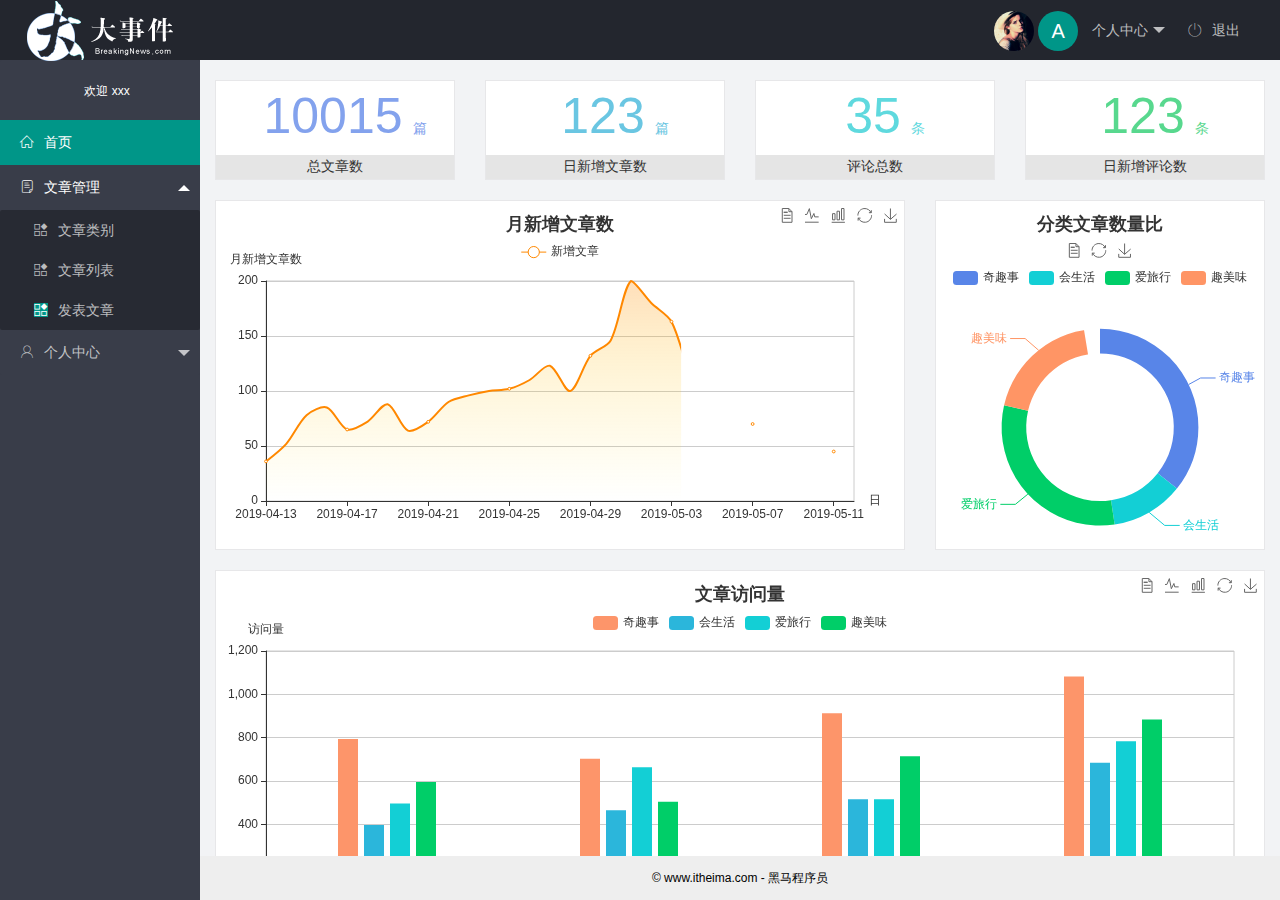
<file: index.html>
<!DOCTYPE html>
<html>

<head>
    <meta charset="utf-8">
    <meta name="viewport" content="width=device-width, initial-scale=1, maximum-scale=1">
    <title>我的大事件项目</title>
    <link rel="stylesheet" href="./assets/fonts/iconfont.css">
    <link rel="stylesheet" href="./assets/lib/layui/css/layui.css">
    <link rel="stylesheet" href="./assets/css/index.css">
</head>

<body class="layui-layout-body">
    <div class="layui-layout layui-layout-admin">
        <div class="layui-header">
            <div class="layui-logo">
                <img src="./assets/images/logo.png" alt="">
            </div>

            <!-- 头部区域（可配合layui已有的水平导航） -->

            <ul class="layui-nav layui-layout-right">
                <li class="layui-nav-item">
                    <a href="javascript:;">
                        <img src="./assets/images/sample.jpg" alt="" class="avatar">
                        <span class="text-avatar ">A</span>
                     <span class="person-center">个人中心</span>
                    </a>
                    <dl class="layui-nav-child">
                        <dd><a target="fm" href="./user/base-info.html">基本资料</a></dd>
                        <dd><a target="fm" href="./user/avatar.html">更换头像</a></dd>
                        <dd><a target="fm" href="./user/modify-password.html">重置密码</a></dd>
                    </dl>
                </li>

                <li class="layui-nav-item">
                  
                    <a id="logout" href="javascript:;">  <span class="iconfont icon-tuichu"></span>退出</a></li>
            </ul>
        </div>

        <div class="layui-side layui-bg-black">
            <div class="layui-side-scroll">
                <!-- 左侧导航区域（可配合layui已有的垂直导航） -->
                <ul class="layui-nav layui-nav-tree lay-shrink='all" lay-filter="test">
                    <li class="user-info">
                        <img src="./assets/images/sample.jpg" alt="" class="avatar" style="display: none;">
                        <span class="text-avatar" style="display: none;">A</span>
                        <span class="nickname" >
                            欢迎 xxx
                        </span>

                    </li>
                    <li class="layui-nav-item layui-nav-itemed layui-this">
                        <a class="" href="javascript:;"> <span class="iconfont icon-home"></span>首页</a>
                    </li>
                    <li class="layui-nav-item layui-nav-itemed">
                        <a class="" href="javascript:;"><span class="iconfont icon-16"></span>文章管理</a>
                        <dl class="layui-nav-child">

                            <dd><a href="./article/category.html" target="fm"><i class="layui-icon layui-icon-app"></i>文章类别</a></dd>
                            <dd><a target="fm" href="./article/list.html"><i class="layui-icon layui-icon-app"></i>文章列表</a></dd>
                            <dd><a target="fm" href="./article/publish.html"><i class="layui-icon layui-icon-app layui-this"></i>发表文章</a></dd>

                        </dl>
                    </li>
                    <li class="layui-nav-item ">
                        <a href="javascript:;"><span class="iconfont icon-user"></span>个人中心</a>
                        <dl class="layui-nav-child">
                            <dd><a target="fm" href="./user/base-info.html"><i class="layui-icon layui-icon-app"></i>基本资料</a></dd>
                            <dd><a target="fm" href="./user/avatar.html"><i class="layui-icon layui-icon-app"></i>更换头像</a></dd>
                            <dd><a target="fm" href="./user/modify-password.html"><i class="layui-icon layui-icon-app "></i>修改密码</a></dd>
                        </dl>
                    </li>
                   
                </ul>       
            </div>
        </div>

        <div class="layui-body">
            <!-- 内容主体区域 -->
           <iframe name="fm" src="./home/dashboard.html" frameborder="0"></iframe>
        </div>

        <div class="layui-footer">
            <!-- 底部固定区域 -->
            © www.itheima.com - 黑马程序员
        </div>
    </div>

   
    <!-- 引入axios.js -->
    <script src="./assets/lib/axios.js"></script>
    <!-- 引入jQuery文件 -->
    <script src="./assets/lib/jquery.js"></script>
    <!-- 引入layui的js文件 -->
    <script src="./assets/lib/layui/layui.all.js"></script>
    <!-- 引入全局apijs文件 -->
    <script src="./assets/js/commonAPI.js"></script>
    <script src="./assets/js/index.js"></script>
</body>

</html>
</file>
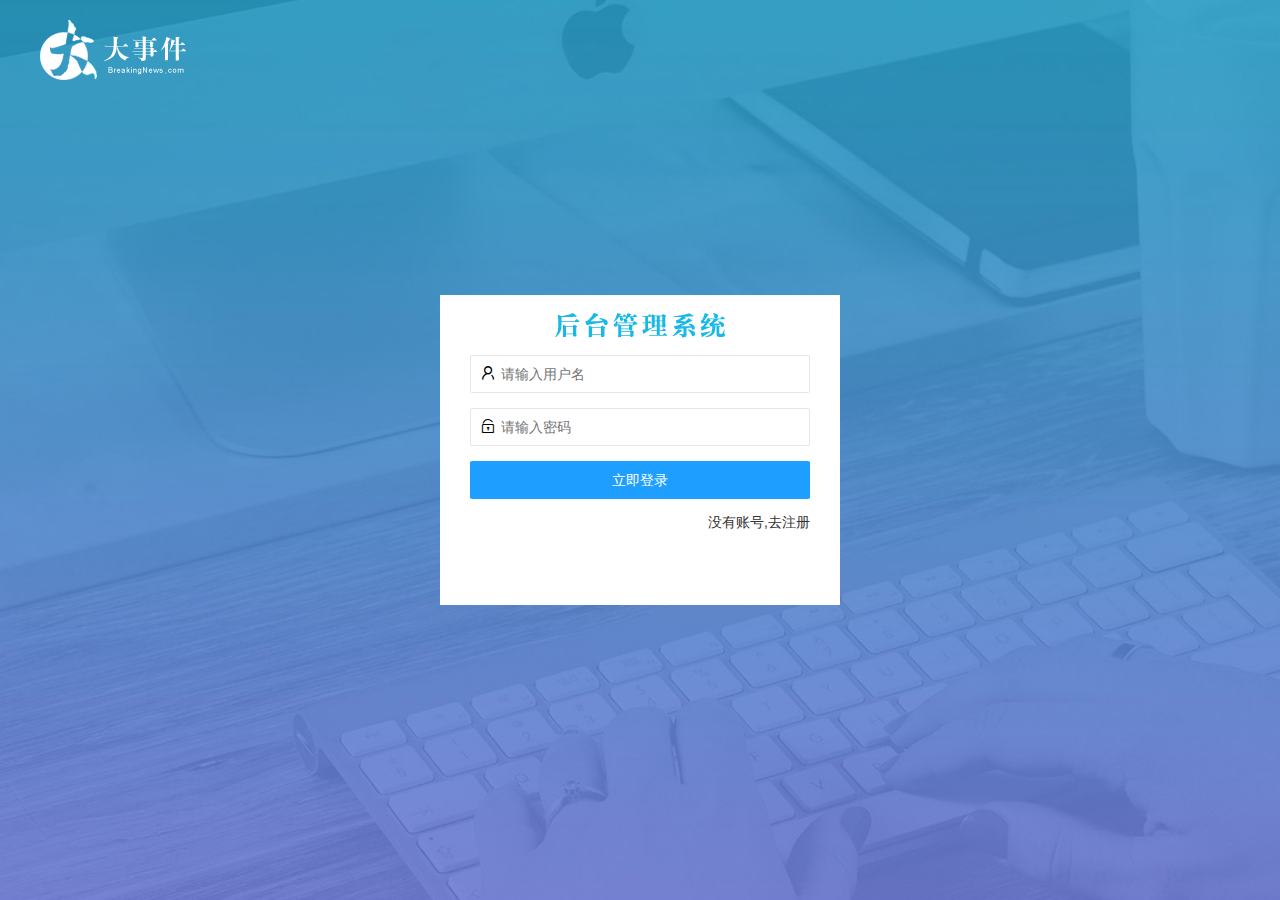
<file: login.html>
<!DOCTYPE html>
<html lang="en">

<head>
    <meta charset="UTF-8">
    <meta name="viewport" content="width=device-width, initial-scale=1.0">
    <title>我的大事件项目</title>
    <link rel="stylesheet" href="./assets/lib/layui/css/layui.css">
    <link rel="stylesheet" href="./assets/css/login.css">
</head>

<body>
    <div class="logo">
        <img src="./assets/images/logo.png" alt="">

    </div>
    <!-- 中间表单区域 -->
    <div class="content">
        <!-- 表单标题 -->
        <div class="title">
            <img src="./assets/images/login_title.png" alt="">
        </div>
        <!-- 表单主题 -->
        <!-- 注册页面 -->

        <form class="layui-form reg-form" action="" style="display: none;">
            <div class="layui-form-item">
                <i class="layui-icon layui-icon-username"></i>
                <input type="text" name="username" required lay-verify="required" placeholder="请输入用户名"
                    autocomplete="off" class="layui-input">

            </div>
            <div class="layui-form-item ">
                <i class="layui-icon layui-icon-password"></i>
                <input id="pass" type="password" name="password" required lay-verify="required|pass" placeholder="请输入密码"
                    autocomplete="off" class="layui-input">

            </div>
            <div class="layui-form-item">
                <i class="layui-icon layui-icon-password"></i>
                <input type="password" required lay-verify="required|pass|samePass" placeholder="请确认密码"
                    autocomplete="off" class="layui-input">

            </div>
            <div class="layui-form-item">

                <button class="layui-btn layui-btn-fluid layui-btn layui-btn-normal" lay-submit>立即提交</button>
            </div>

            <div class=" links">
                <a href="javascript:;">去登录</a>
            </div>
        </form>


        <!-- 登录页面 -->

        <form class="layui-form login-form " action="">
            <div class="layui-form-item">
                <i class="layui-icon layui-icon-username"></i>
                <input type="text" name="username" required lay-verify="required" placeholder="请输入用户名" autocomplete="off"
                    class="layui-input">

            </div>
            <div class="layui-form-item login-reg">
                <i class="layui-icon layui-icon-password"></i>
                <input type="password" name="password" required lay-verify="required|pass" placeholder="请输入密码"
                    autocomplete="off" class="layui-input">

            </div>

            <div class="layui-form-item">

                <button class="layui-btn layui-btn-fluid layui-btn layui-btn-normal" lay-submit>立即登录</button>
            </div>

            <div class=" links">
                <a href="javascript:;">没有账号,去注册</a>
            </div>
        </form>



    </div>
    <!-- 引入axios.js -->
    <script src="./assets/lib/axios.js"></script>
    <!-- 引入jQuery文件 -->
    <script src="./assets/lib/jquery.js"></script>
    <!-- 引入layui的js文件 -->
    <script src="./assets/lib/layui/layui.all.js"></script>
    <!-- 引入全局apijs文件 -->
    <script src="./assets/js/commonAPI.js"></script>
    <!-- 引入自己的js文件 -->
    <script src="./assets/js/login.js"></script>
    <script>

    </script>
</body>

</html>
</file>
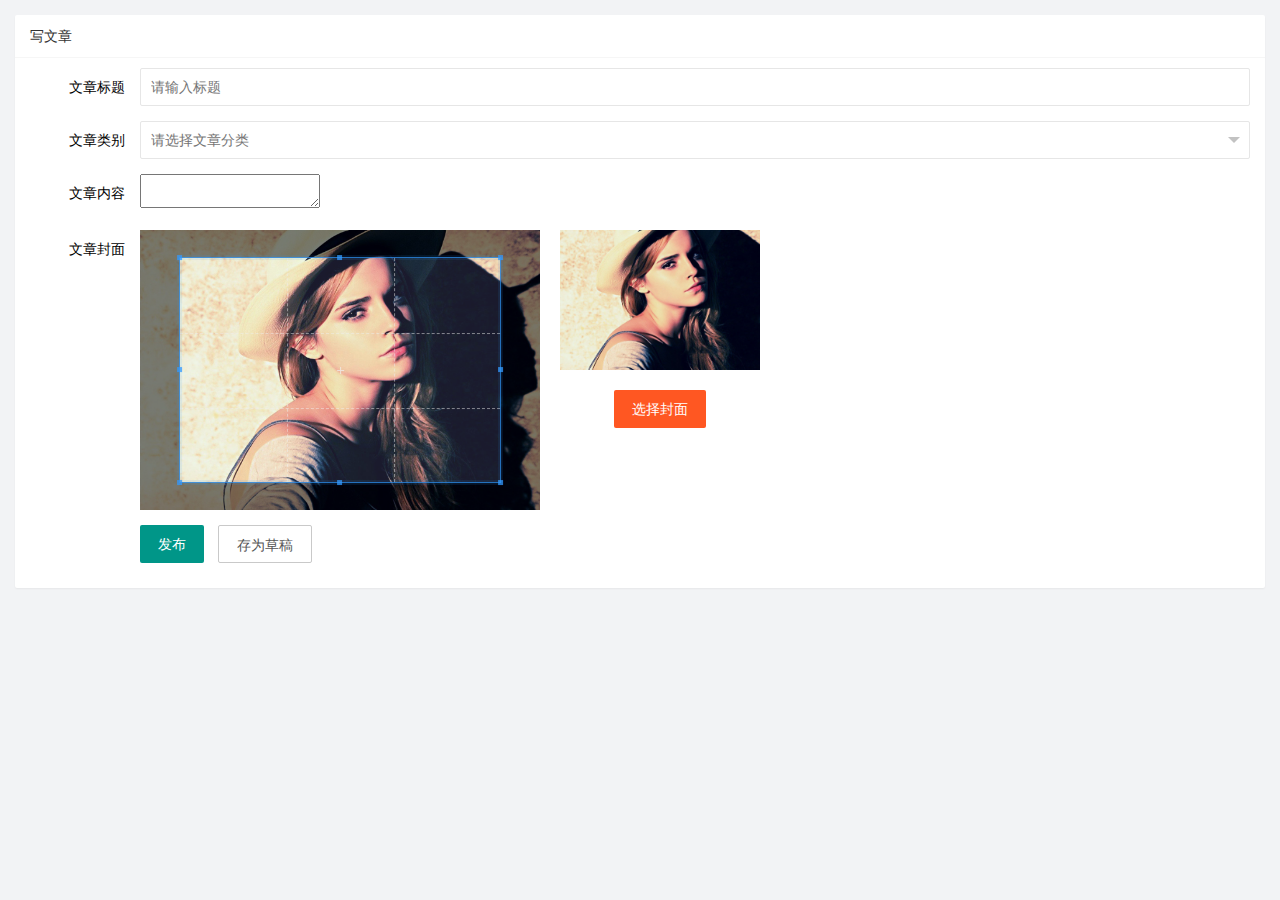
<file: article/edit.html>
<!DOCTYPE html>
<html lang="en">

<head>
    <meta charset="UTF-8">
    <meta name="viewport" content="width=device-width, initial-scale=1.0">
    <title>我的大事件项目</title>
    <link rel="stylesheet" href="../assets/lib/cropper/cropper.css">
    <link rel="stylesheet" href="../assets/fonts/iconfont.css">
    <link rel="stylesheet" href="../assets/lib/layui/css/layui.css">
    <link rel="stylesheet" href="../assets/css/article.css">
</head>

<body>
    <div class="layui-card">
        <div class="layui-card-header">写文章</div>
        <div class="layui-card-body">
            <form class="layui-form publish-form" lay-filter="edit-form" action="">
                <!-- 文章标题 -->
                <div class="layui-form-item">
                    <label class="layui-form-label">文章标题</label>
                    <div class="layui-input-block">
                        <input type="text" name="title" required lay-verify="required" placeholder="请输入标题"
                            autocomplete="off" class="layui-input">
                    </div>
                </div>
                <!-- 文章类别 -->
                <div class="layui-form-item">
                    <label class="layui-form-label">文章类别</label>
                    <div class="layui-input-block">
                        <!-- select下拉选择框的值就是option的value值 -->
                        <select id="cate-sel" name="cate_id" lay-verify="required">
                            <option value="">请选择文章分类</option>
                            <!-- <option value="0">北京</option>
                        <option value="1">上海</option>
                        <option value="2">广州</option>
                        <option value="3">深圳</option>
                        <option value="4">杭州</option> -->
                        </select>
                    </div>
                </div>
                <div class="layui-form-item">
                    <label class="layui-form-label">文章内容</label>
                    <div class="layui-input-block">
                        <!-- 预留一个文本域 -->
                        <textarea name="content">

                      </textarea>
                    </div>
                </div>
                <div class="layui-form-item">
                    <!-- 左侧的 label -->
                    <label class="layui-form-label">文章封面</label>
                    <!-- 选择封面区域 -->
                    <div class="layui-input-block cover-box">
                        <!-- 左侧裁剪区域 -->
                        <div class="cover-left">
                            <img id="image" src="/assets/images/sample2.jpg" alt="" />
                        </div>
                        <!-- 右侧预览区域和选择封面区域 -->
                        <div class="cover-right">
                            <!-- 预览的区域 -->
                            <div class="img-preview"></div>
                            <!-- 文件选择框 -->
                            <input type="file" name="" accept="image/jpg,image/png,image/gif,image/jpeg" id="file" style="display: none;">
                            <!-- 选择封面按钮 -->
                            <button id="choose-btn" type="button" class="layui-btn layui-btn-danger">选择封面</button>
                        </div>
                    </div>
                </div>
                <!-- 提交按钮 -->
                <div class="layui-form-item">
                    <div class="layui-input-block last-row">
                        <button  data-state="已发布" class="layui-btn" lay-submit lay-filter="formDemo">发布</button>
                        <button data-state="草稿" lay-submit class="layui-btn layui-btn-primary">存为草稿</button>
                    </div>
                </div>
            </form>
        </div>
    </div>
    <!-- 引入tinymce插件 -->
    <script src="../assets/lib/tinymce/tinymce_setup.js"></script>
    <script src="../assets/lib/tinymce/tinymce.min.js"></script>
    <!-- ......... -->
    <script src="../assets/lib/jquery.js"></script>
    <!-- 引入裁剪图片的文件 -->
    <script src="../assets/lib/cropper/Cropper.js"></script>
    <script src="../assets/lib/cropper/jquery-cropper.js"></script>
    <script src="../assets/lib/layui/layui.all.js"></script>
    <script src="../assets/lib/axios.js"></script>
    <script src="../assets/js/commonAPI.js"></script>
    <!-- 引入自己的js文件 -->
    <script src="../assets/js/article/edit.js"></script>
    <script src="../assets/lib/tinymce/jquery.tinymce.min.js"></script>
</body>

</html>
</file>
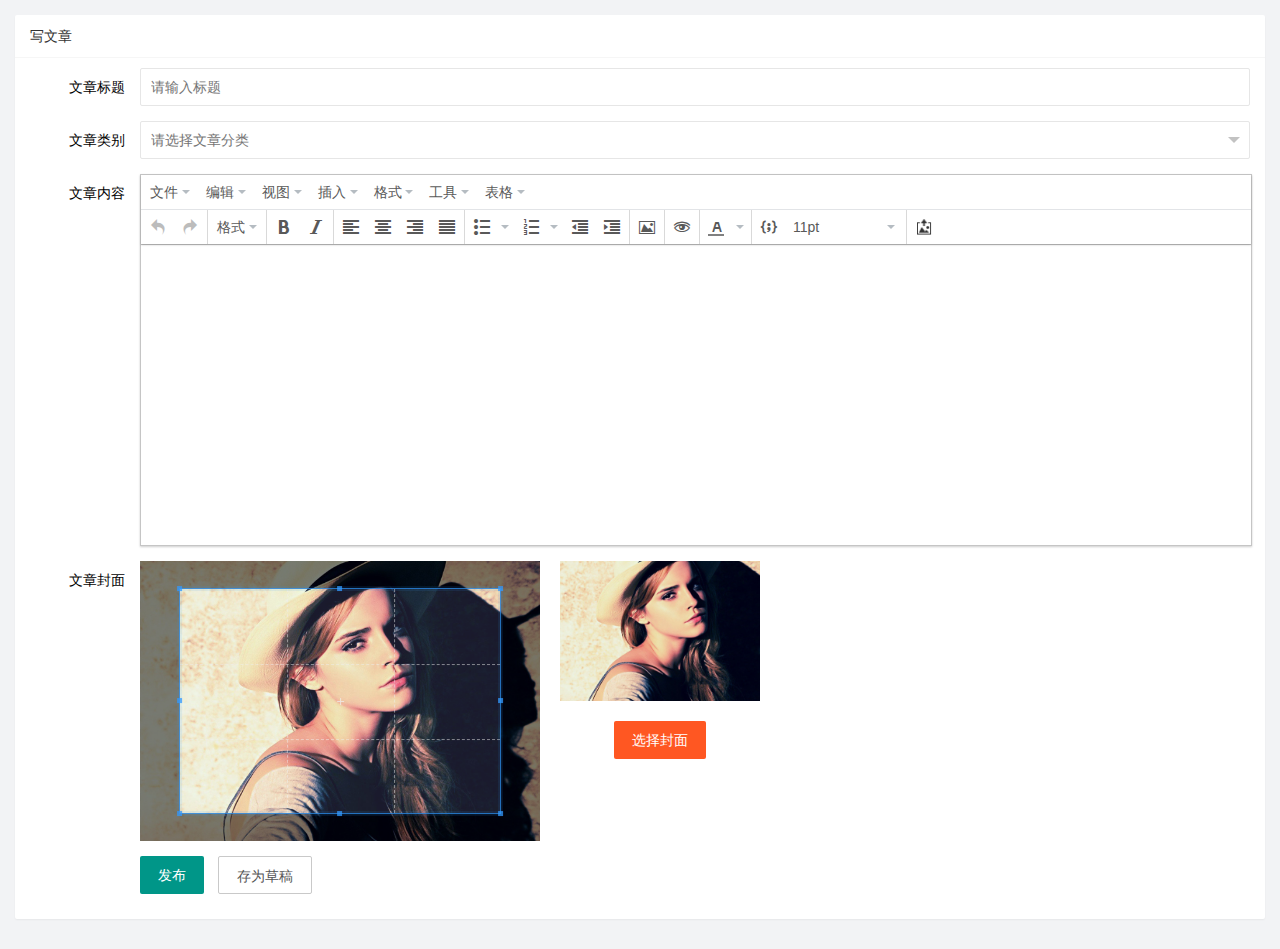
<file: article/publish.html>
<!DOCTYPE html>
<html lang="en">

<head>
    <meta charset="UTF-8">
    <meta name="viewport" content="width=device-width, initial-scale=1.0">
    <title>我的大事件项目</title>
    <link rel="stylesheet" href="../assets/lib/cropper/cropper.css">
    <link rel="stylesheet" href="../assets/fonts/iconfont.css">
    <link rel="stylesheet" href="../assets/lib/layui/css/layui.css">
    <link rel="stylesheet" href="../assets/css/article.css">
</head>

<body>
    <div class="layui-card">
        <div class="layui-card-header">写文章</div>
        <div class="layui-card-body">
            <form class="layui-form publish-form" action="">
                <!-- 文章标题 -->
                <div class="layui-form-item">
                    <label class="layui-form-label">文章标题</label>
                    <div class="layui-input-block">
                        <input type="text" name="title" required lay-verify="required" placeholder="请输入标题"
                            autocomplete="off" class="layui-input">
                    </div>
                </div>
                <!-- 文章类别 -->
                <div class="layui-form-item">
                    <label class="layui-form-label">文章类别</label>
                    <div class="layui-input-block">
                        <!-- select下拉选择框的值就是option的value值 -->
                        <select id="cate-sel" name="cate_id" lay-verify="required">
                            <option value="">请选择文章分类</option>
                            <!-- <option value="0">北京</option>
                        <option value="1">上海</option>
                        <option value="2">广州</option>
                        <option value="3">深圳</option>
                        <option value="4">杭州</option> -->
                        </select>
                    </div>
                </div>
                <div class="layui-form-item">
                    <label class="layui-form-label">文章内容</label>
                    <div class="layui-input-block">
                        <!-- 预留一个文本域 -->
                        <textarea name="content">

                      </textarea>
                    </div>
                </div>
                <div class="layui-form-item">
                    <!-- 左侧的 label -->
                    <label class="layui-form-label">文章封面</label>
                    <!-- 选择封面区域 -->
                    <div class="layui-input-block cover-box">
                        <!-- 左侧裁剪区域 -->
                        <div class="cover-left">
                            <img id="image" src="/assets/images/sample2.jpg" alt="" />
                        </div>
                        <!-- 右侧预览区域和选择封面区域 -->
                        <div class="cover-right">
                            <!-- 预览的区域 -->
                            <div class="img-preview"></div>
                            <!-- 文件选择框 -->
                            <input type="file" name="" accept="image/jpg,image/png,image/gif,image/jpeg" id="file" style="display: none;">
                            <!-- 选择封面按钮 -->
                            <button id="choose-btn" type="button" class="layui-btn layui-btn-danger">选择封面</button>
                        </div>
                    </div>
                </div>
                <!-- 提交按钮 -->
                <div class="layui-form-item">
                    <div class="layui-input-block last-row">
                        <button  data-state="已发布" class="layui-btn" lay-submit lay-filter="formDemo">发布</button>
                        <button data-state="草稿" lay-submit class="layui-btn layui-btn-primary">存为草稿</button>
                    </div>
                </div>
            </form>
        </div>
    </div>
    <!-- 引入tinymce插件 -->
    <script src="../assets/lib/tinymce/tinymce_setup.js"></script>
    <script src="../assets/lib/tinymce/tinymce.min.js"></script>
    <!-- ......... -->
    <script src="../assets/lib/jquery.js"></script>
    <!-- 引入裁剪图片的文件 -->
    <script src="../assets/lib/cropper/Cropper.js"></script>
    <script src="../assets/lib/cropper/jquery-cropper.js"></script>
    <script src="../assets/lib/layui/layui.all.js"></script>
    <script src="../assets/lib/axios.js"></script>
    <script src="../assets/js/commonAPI.js"></script>
    <!-- 引入自己的js文件 -->
    <script src="../assets/js/article/publish.js"></script>
    <script src="../assets/lib/tinymce/jquery.tinymce.min.js"></script>
</body>

</html>
</file>
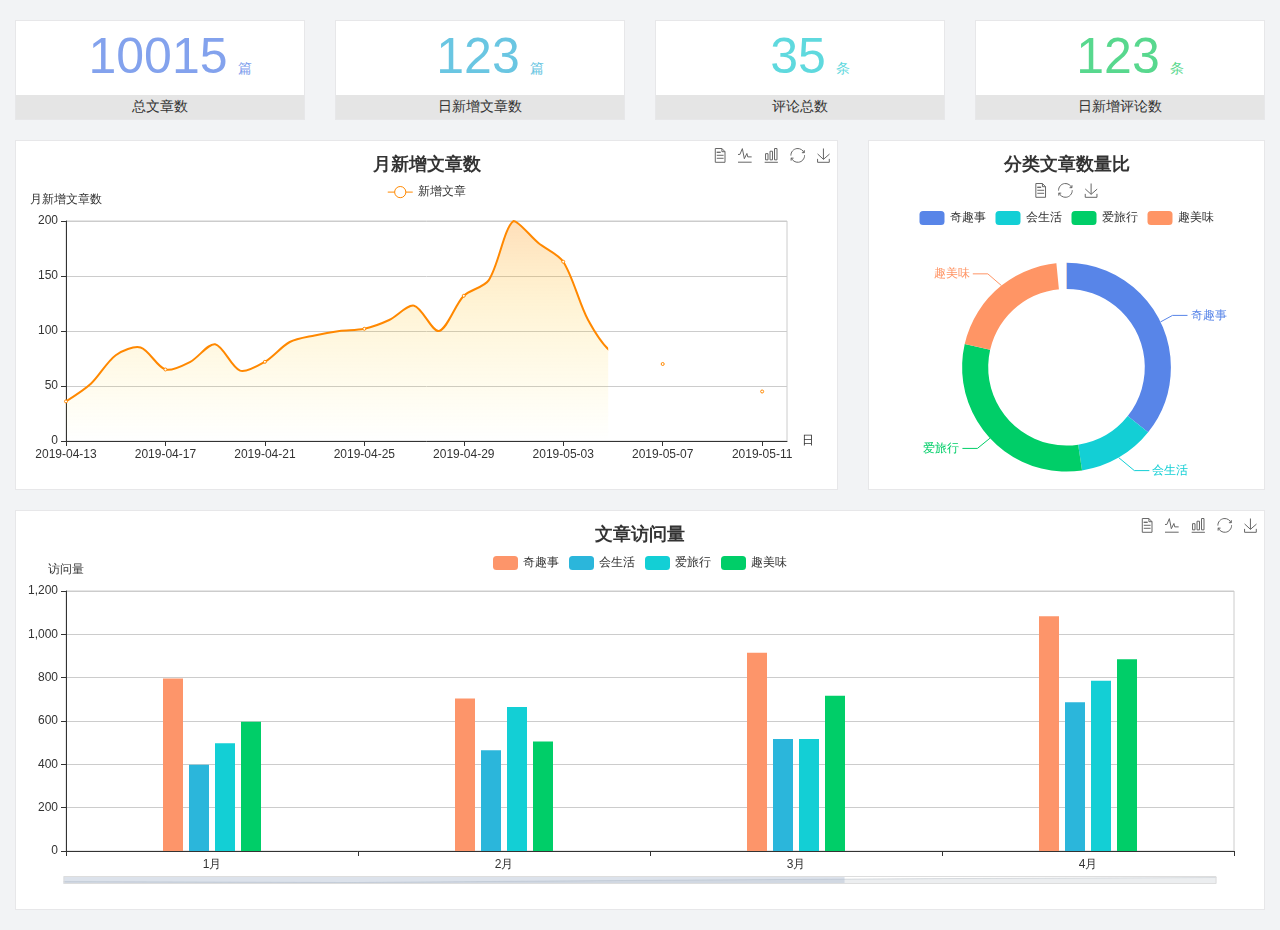
<file: home/dashboard.html>
<!DOCTYPE html>
<html lang="en">

<head>
  <meta charset="UTF-8">
  <meta name="viewport" content="width=device-width, initial-scale=1.0">
  <meta http-equiv="X-UA-Compatible" content="ie=edge">
  <title>图表统计</title>
  <link rel="stylesheet" href="../assets/lib/bootstrap.css" />
  <link rel="stylesheet" href="../assets/lib/main.css" />
  <script src="../assets/lib/jquery.js"></script>
  <script type="text/javascript" src="../assets/lib/echarts.min.js"></script>
</head>

<body>
  <div class="container-fluid">
    <div class="row spannel_list">
      <div class="col-sm-3 col-xs-6">
        <div class="spannel">
          <em>10015</em><span>篇</span>
          <b>总文章数</b>
        </div>
      </div>
      <div class="col-sm-3 col-xs-6">
        <div class="spannel scolor01">
          <em>123</em><span>篇</span>
          <b>日新增文章数</b>
        </div>
      </div>
      <div class="col-sm-3 col-xs-6">
        <div class="spannel scolor02">
          <em>35</em><span>条</span>
          <b>评论总数</b>
        </div>
      </div>
      <div class="col-sm-3 col-xs-6">
        <div class="spannel scolor03">
          <em>123</em><span>条</span>
          <b>日新增评论数</b>
        </div>
      </div>
    </div>
  </div>

  <div class="container-fluid">
    <div class="row curve-pie">
      <div class="col-lg-8 col-md-8">
        <div class="gragh_pannel" id="curve_show"></div>
      </div>
      <div class="col-lg-4 col-md-4">
        <div class="gragh_pannel" id="pie_show"></div>
      </div>
    </div>
  </div>

  <div class="container-fluid">
    <div class="column_pannel" id="column_show"></div>
  </div>

  <script>
    var oChart = echarts.init(document.getElementById('curve_show'));
    var aList_all = [
      { 'count': 36, 'date': '2019-04-13' },
      { 'count': 52, 'date': '2019-04-14' },
      { 'count': 78, 'date': '2019-04-15' },
      { 'count': 85, 'date': '2019-04-16' },
      { 'count': 65, 'date': '2019-04-17' },
      { 'count': 72, 'date': '2019-04-18' },
      { 'count': 88, 'date': '2019-04-19' },
      { 'count': 64, 'date': '2019-04-20' },
      { 'count': 72, 'date': '2019-04-21' },
      { 'count': 90, 'date': '2019-04-22' },
      { 'count': 96, 'date': '2019-04-23' },
      { 'count': 100, 'date': '2019-04-24' },
      { 'count': 102, 'date': '2019-04-25' },
      { 'count': 110, 'date': '2019-04-26' },
      { 'count': 123, 'date': '2019-04-27' },
      { 'count': 100, 'date': '2019-04-28' },
      { 'count': 132, 'date': '2019-04-29' },
      { 'count': 146, 'date': '2019-04-30' },
      { 'count': 200, 'date': '2019-05-01' },
      { 'count': 180, 'date': '2019-05-02' },
      { 'count': 163, 'date': '2019-05-03' },
      { 'count': 110, 'date': '2019-05-04' },
      { 'count': 80, 'date': '2019-05-05' },
      { 'count': 82, 'date': '2019-05-06' },
      { 'count': 70, 'date': '2019-05-07' },
      { 'count': 65, 'date': '2019-05-08' },
      { 'count': 54, 'date': '2019-05-09' },
      { 'count': 40, 'date': '2019-05-10' },
      { 'count': 45, 'date': '2019-05-11' },
      { 'count': 38, 'date': '2019-05-12' },
    ];

    let aCount = [];
    let aDate = [];

    for (var i = 0; i < aList_all.length; i++) {
      aCount.push(aList_all[i].count);
      aDate.push(aList_all[i].date);
    }

    var chartopt = {
      title: {
        text: '月新增文章数',
        left: 'center',
        top: '10'
      },
      tooltip: {
        trigger: 'axis'
      },
      legend: {
        data: ['新增文章'],
        top: '40'
      },
      toolbox: {
        show: true,
        feature: {
          mark: { show: true },
          dataView: { show: true, readOnly: false },
          magicType: { show: true, type: ['line', 'bar'] },
          restore: { show: true },
          saveAsImage: { show: true }
        }
      },
      calculable: true,
      xAxis: [
        {
          name: '日',
          type: 'category',
          boundaryGap: false,
          data: aDate
        }
      ],
      yAxis: [
        {
          name: '月新增文章数',
          type: 'value'
        }
      ],
      series: [
        {
          name: '新增文章',
          type: 'line',
          smooth: true,
          itemStyle: { normal: { areaStyle: { type: 'default' }, color: '#f80' }, lineStyle: { color: '#f80' } },
          data: aCount
        }],
      areaStyle: {
        normal: {
          color: new echarts.graphic.LinearGradient(0, 0, 0, 1, [{
            offset: 0,
            color: 'rgba(255,136,0,0.39)'
          }, {
            offset: .34,
            color: 'rgba(255,180,0,0.25)'
          }, {
            offset: 1,
            color: 'rgba(255,222,0,0.00)'
          }])

        }
      },
      grid: {
        show: true,
        x: 50,
        x2: 50,
        y: 80,
        height: 220
      }
    };

    oChart.setOption(chartopt);


    var oPie = echarts.init(document.getElementById('pie_show'));
    var oPieopt =
    {
      title: {
        top: 10,
        text: '分类文章数量比',
        x: 'center'
      },
      tooltip: {
        trigger: 'item',
        formatter: "{a} <br/>{b} : {c} ({d}%)"
      },
      color: ['#5885e8', '#13cfd5', '#00ce68', '#ff9565'],
      legend: {
        x: 'center',
        top: 65,
        data: ['奇趣事', '会生活', '爱旅行', '趣美味']
      },
      toolbox: {
        show: true,
        x: 'center',
        top: 35,
        feature: {
          mark: { show: true },
          dataView: { show: true, readOnly: false },
          magicType: {
            show: true,
            type: ['pie', 'funnel'],
            option: {
              funnel: {
                x: '25%',
                width: '50%',
                funnelAlign: 'left',
                max: 1548
              }
            }
          },
          restore: { show: true },
          saveAsImage: { show: true }
        }
      },
      calculable: true,
      series: [
        {
          name: '访问来源',
          type: 'pie',
          radius: ['45%', '60%'],
          center: ['50%', '65%'],
          data: [
            { value: 300, name: '奇趣事' },
            { value: 100, name: '会生活' },
            { value: 260, name: '爱旅行' },
            { value: 180, name: '趣美味' }
          ]
        }
      ]
    };
    oPie.setOption(oPieopt);



    var oColumn = this.echarts.init(document.getElementById('column_show'));
    var oColumnopt =
    {
      title: {
        text: '文章访问量',
        left: 'center',
        top: '10'
      },
      tooltip: {
        trigger: 'axis'
      },
      legend: {
        data: ['奇趣事', '会生活', '爱旅行', '趣美味'],
        top: '40'
      },
      toolbox: {
        show: true,
        feature: {
          mark: { show: true },
          dataView: { show: true, readOnly: false },
          magicType: { show: true, type: ['line', 'bar'] },
          restore: { show: true },
          saveAsImage: { show: true }
        }
      },
      calculable: true,
      xAxis: [
        {
          type: 'category',
          data: ['1月', '2月', '3月', '4月', '5月']
        }
      ],
      yAxis: [
        {
          name: '访问量',
          type: 'value'
        }
      ],
      series: [
        {
          name: '奇趣事',
          type: 'bar',
          barWidth: 20,
          itemStyle: {
            normal: { areaStyle: { type: 'default' }, color: '#fd956a' }
          },
          data: [800, 708, 920, 1090, 1200]
        },
        {
          name: '会生活',
          type: 'bar',
          barWidth: 20,
          itemStyle: {
            normal: { areaStyle: { type: 'default' }, color: '#2bb6db' }
          },
          data: [400, 468, 520, 690, 800]
        },
        {
          name: '爱旅行',
          type: 'bar',
          barWidth: 20,
          itemStyle: {
            normal: { areaStyle: { type: 'default' }, color: '#13cfd5' }
          },
          data: [500, 668, 520, 790, 900]
        },
        {
          name: '趣美味',
          type: 'bar',
          barWidth: 20,
          itemStyle: {
            normal: { areaStyle: { type: 'default' }, color: '#00ce68' }
          },
          data: [600, 508, 720, 890, 1000]
        }
      ],
      grid: {
        show: true,
        x: 50,
        x2: 30,
        y: 80,
        height: 260
      },
      dataZoom: [//给x轴设置滚动条
        {
          start: 0,//默认为0
          end: 100 - 1000 / 31,//默认为100
          type: 'slider',
          show: true,
          xAxisIndex: [0],
          handleSize: 0,//滑动条的 左右2个滑动条的大小
          height: 8,//组件高度
          left: 45, //左边的距离
          right: 50,//右边的距离
          bottom: 26,//右边的距离
          handleColor: '#ddd',//h滑动图标的颜色
          handleStyle: {
            borderColor: "#cacaca",
            borderWidth: "1",
            shadowBlur: 2,
            background: "#ddd",
            shadowColor: "#ddd",
          }
        }]
    };
    oColumn.setOption(oColumnopt);
  </script>
</body>

</html>
</file>
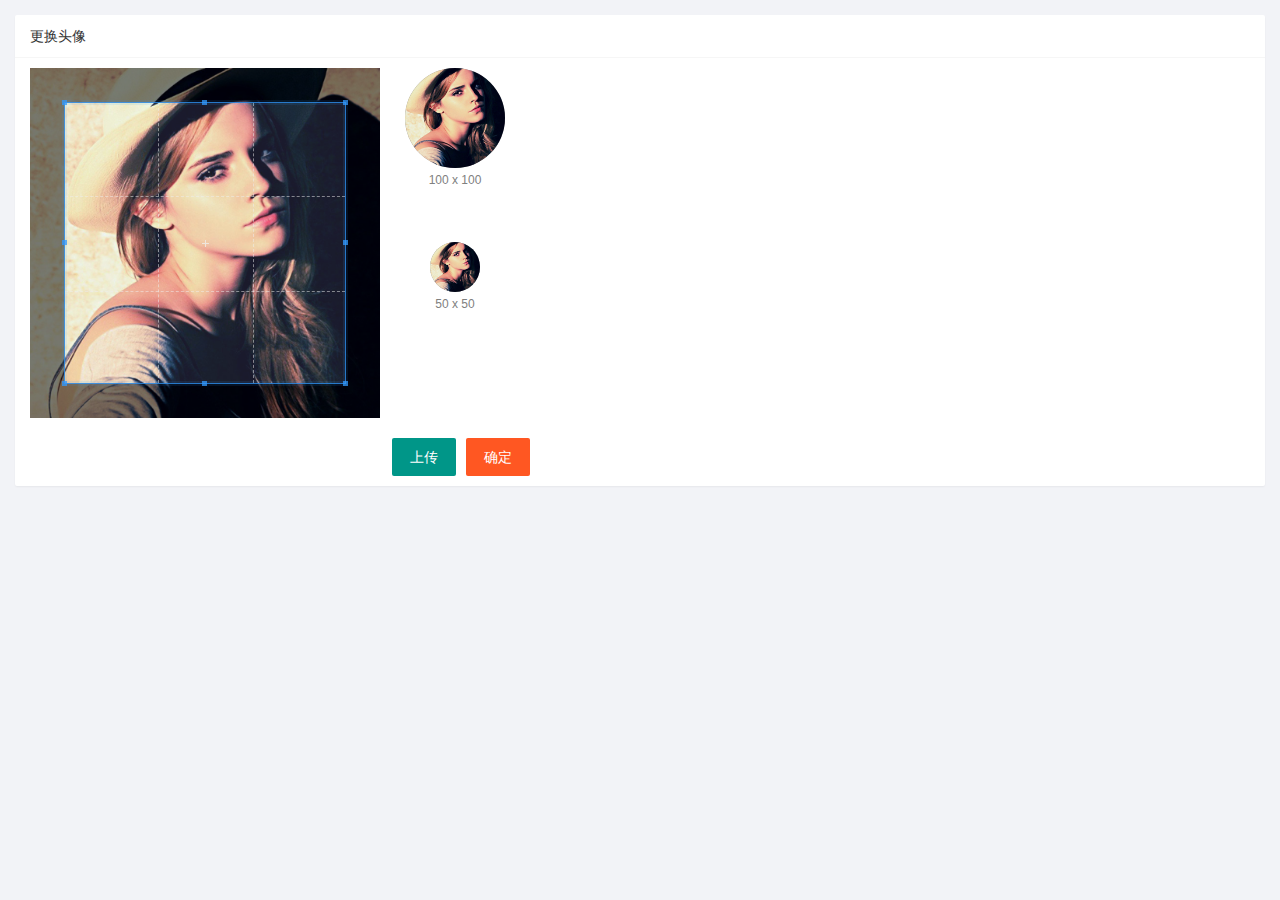
<file: user/avatar.html>
<!DOCTYPE html>
<html lang="en">

<head>
    <meta charset="UTF-8">
    <meta name="viewport" content="width=device-width, initial-scale=1.0">
    <title>我的大事件项目</title>
    <link rel="stylesheet" href="../assets/lib/cropper/cropper.css">
    <link rel="stylesheet" href="../assets/fonts/iconfont.css">
    <link rel="stylesheet" href="../assets/lib/layui/css/layui.css">
    <link rel="stylesheet" href="../assets/css/user.css">
</head>

<body>
    <div class="layui-card">
        <div class="layui-card-header">更换头像</div>

        <div class="layui-card-body">
         <!-- 第一行的图片裁剪和预览区域 -->
  <div class="row1">
    <!-- 图片裁剪区域 -->
    <div class="cropper-box">
      <!-- 这个 img 标签很重要，将来会把它初始化为裁剪区域 -->
      <img id="image" src="../assets/images/sample.jpg" />
    </div>
    <!-- 图片的预览区域 -->
    <div class="preview-box">
      <div>
        <!-- 宽高为 100px 的预览区域 -->
        <div class="img-preview w100"></div>
        <p class="size">100 x 100</p>
      </div>
      <div>
        <!-- 宽高为 50px 的预览区域 -->
        <div class="img-preview w50"></div>
        <p class="size">50 x 50</p>
      </div>
    </div>
  </div>

  <!-- 第二行的按钮区域 -->
  <div class="row2">
      <input type="file" id="file" style="display: none;">
    <button type="button" class="layui-btn" id="upload-btn">上传</button>
    <button type="button" class="layui-btn layui-btn-danger" id="save-btn">确定</button>
  </div>
        </div>
    </div>
    <!-- 引入axios.js -->
    <script src="../assets/lib/axios.js"></script>
    <!-- 引入jQuery文件 -->
    <script src="../assets/lib/jquery.js"></script>
    <!-- 引入裁剪插件 -->
    <script src="../assets/lib/cropper/Cropper.js"></script>
    <script src="../assets/lib/cropper/jquery-cropper.js"></script>
    <!-- 引入layui的js文件 -->
    <script src="../assets/lib/layui/layui.all.js"></script>
    <!-- 引入全局apijs文件 -->
    <script src="../assets/js/commonAPI.js"></script>
    <script src="../assets/js/user/avatar.js"></script>
</body>

</html>
</file>
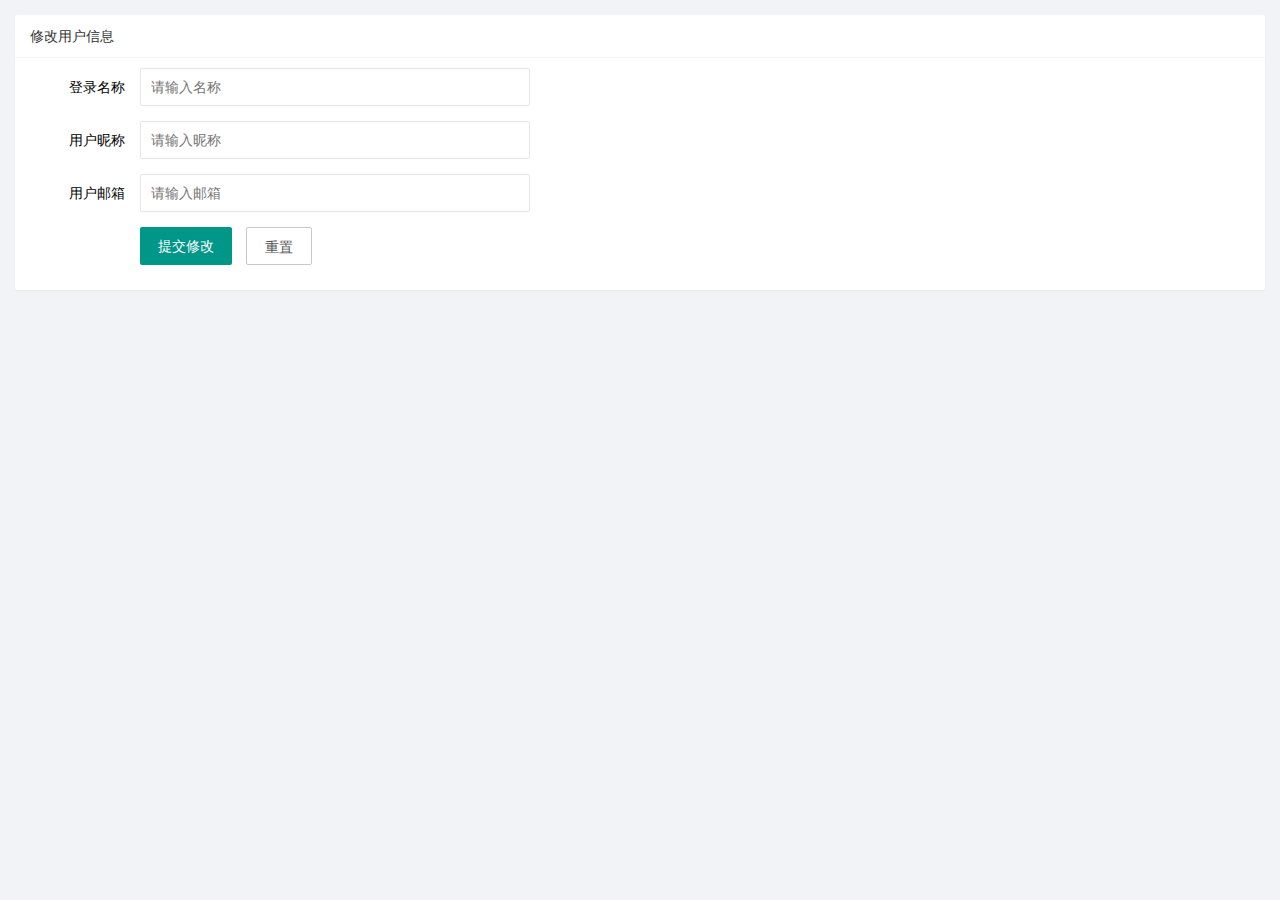
<file: user/base-info.html>
<!DOCTYPE html>
<html lang="en">

<head>
    <meta charset="UTF-8">
    <meta name="viewport" content="width=device-width, initial-scale=1.0">
    <title>我的大事件项目</title>
    <link rel="stylesheet" href="../assets/fonts/iconfont.css">
    <link rel="stylesheet" href="../assets/lib/layui/css/layui.css">
    <link rel="stylesheet" href="../assets/css/user.css">
</head>

<body>
    <div class="layui-card">
        <div class="layui-card-header">修改用户信息</div>

        <div class="layui-card-body">
            <form class="layui-form base-info-form" lay-filter="edit-userinfo" action="">
                <!-- 登录名称 -->
                <div class="layui-form-item">
                    <label class="layui-form-label">登录名称</label>
                    <div class="layui-input-block">
                        <input type="text" name="username" required lay-verify="required" placeholder="请输入名称"
                            autocomplete="off" class="layui-input">
                    </div>
                </div>
                <!-- 用户昵称 -->
                <div class="layui-form-item">
                    <label class="layui-form-label">用户昵称</label>
                    <div class="layui-input-block">
                        <input type="text" name="nickname" required lay-verify="required|nick" placeholder="请输入昵称"
                            autocomplete="off" class="layui-input">
                    </div>
                </div>
                <!-- 用户邮箱/ -->
                <div class="layui-form-item">
                    <label class="layui-form-label">用户邮箱</label>
                    <div class="layui-input-block">
                        <input type="text" name="email" required lay-verify="required|email" placeholder="请输入邮箱"
                            autocomplete="off" class="layui-input">
                    </div>
                </div>
                <input type="hidden" name="id">
                <div class="layui-form-item">
                    <div class="layui-input-block">
                        <button class="layui-btn" lay-submit lay-filter="formDemo">提交修改</button>
                        <button id="reset-btn" type="reset" class="layui-btn layui-btn-primary ">重置</button>
                    </div>
                </div>
            </form>
        </div>
    </div>
    <!-- 引入axios.js -->
    <script src="../assets/lib/axios.js"></script>
    <!-- 引入jQuery文件 -->
    <script src="../assets/lib/jquery.js"></script>
    <!-- 引入layui的js文件 -->
    <script src="../assets/lib/layui/layui.all.js"></script>
    <!-- 引入全局apijs文件 -->
    <script src="../assets/js/commonAPI.js"></script>
    <script src="../assets/js/user/base-info.js"></script>
</body>

</html>
</file>
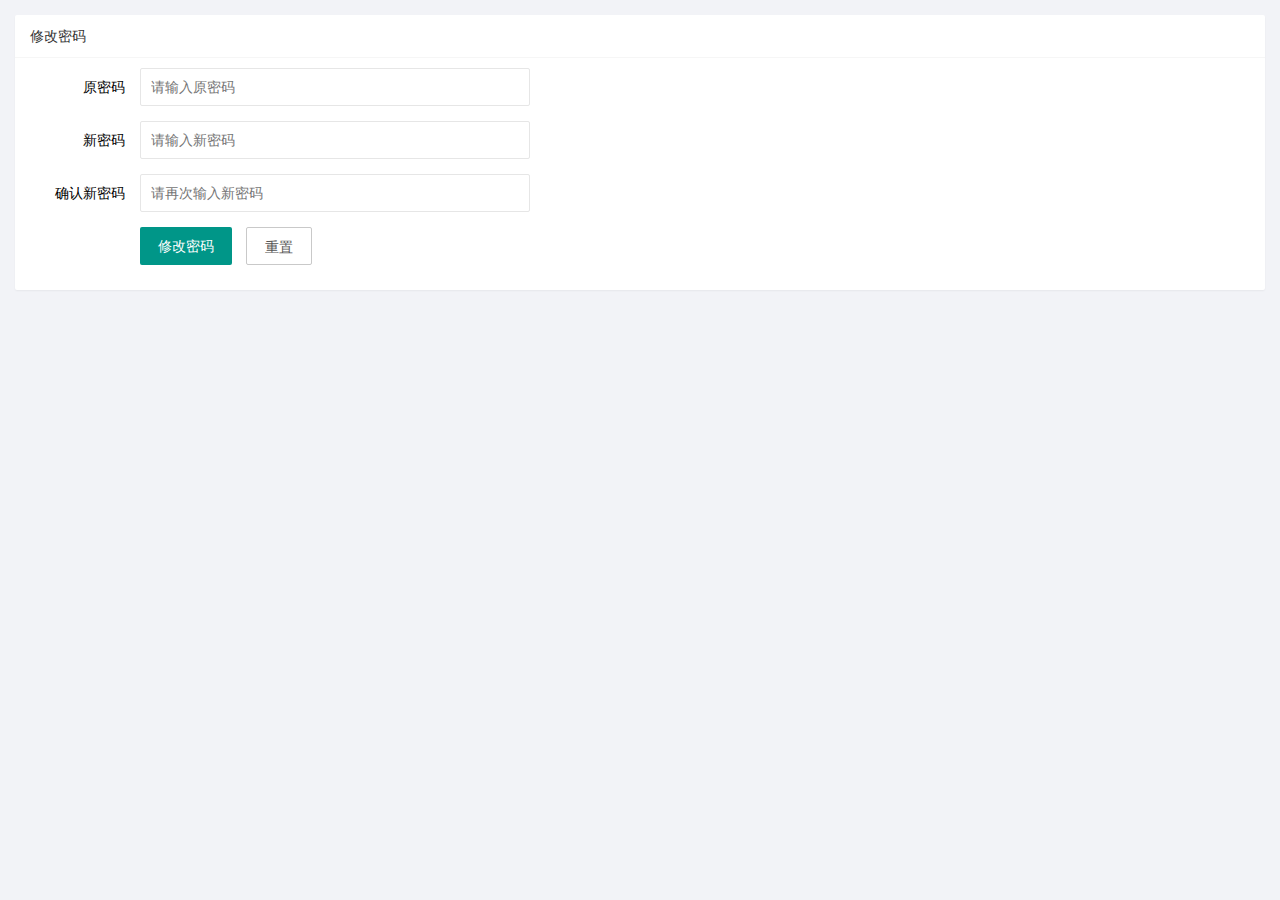
<file: user/modify-password.html>
<!DOCTYPE html>
<html lang="en">

<head>
    <meta charset="UTF-8">
    <meta name="viewport" content="width=device-width, initial-scale=1.0">
    <title>我的大事件项目</title>
    <link rel="stylesheet" href="../assets/fonts/iconfont.css">
    <link rel="stylesheet" href="../assets/lib/layui/css/layui.css">
    <link rel="stylesheet" href="../assets/css/user.css">
</head>

<body>
    <div class="layui-card">
        <div class="layui-card-header">修改密码</div>

        <div class="layui-card-body">
            <form class="layui-form" action="">
                <div class="layui-form-item">
                    <label class="layui-form-label">原密码</label>
                    <div class="layui-input-block">
                        <input type="password" name="oldPwd" required lay-verify="required|pass" placeholder="请输入原密码"
                            autocomplete="off" class="layui-input">
                    </div>
                </div>
                <form class="layui-form" action="">
                    <div class="layui-form-item">
                        <label class="layui-form-label">新密码</label>
                        <div class="layui-input-block">
                            <input type="password" name="newPwd" required lay-verify="required|pass|confirmPass"
                                placeholder="请输入新密码" autocomplete="off" class="layui-input">
                        </div>
                    </div>
                    <form class="layui-form" action="">
                        <div class="layui-form-item">
                            <label class="layui-form-label">确认新密码</label>
                            <div class="layui-input-block">
                                <input id="pass" type="password" required lay-verify="required|pass"
                                    placeholder="请再次输入新密码" autocomplete="off" class="layui-input">
                            </div>
                        </div>
                        <!-- 提交按钮 -->
                        <div class="layui-form-item">
                            <div class="layui-input-block">
                                <button class="layui-btn" lay-submit lay-filter="formDemo">修改密码</button>
                                <button id="reset-btn" type="reset" class="layui-btn layui-btn-primary ">重置</button>
                            </div>
                        </div>
                    </form>
        </div>
    </div>
    <!-- 引入axios.js -->
    <script src="../assets/lib/axios.js"></script>
    <!-- 引入jQuery文件 -->
    <script src="../assets/lib/jquery.js"></script>
    <!-- 引入layui的js文件 -->
    <script src="../assets/lib/layui/layui.all.js"></script>
    <!-- 引入全局apijs文件 -->
    <script src="../assets/js/commonAPI.js"></script>
    <script src="../assets/js/user/modify-password.js"></script>
</body>

</html>
</file>
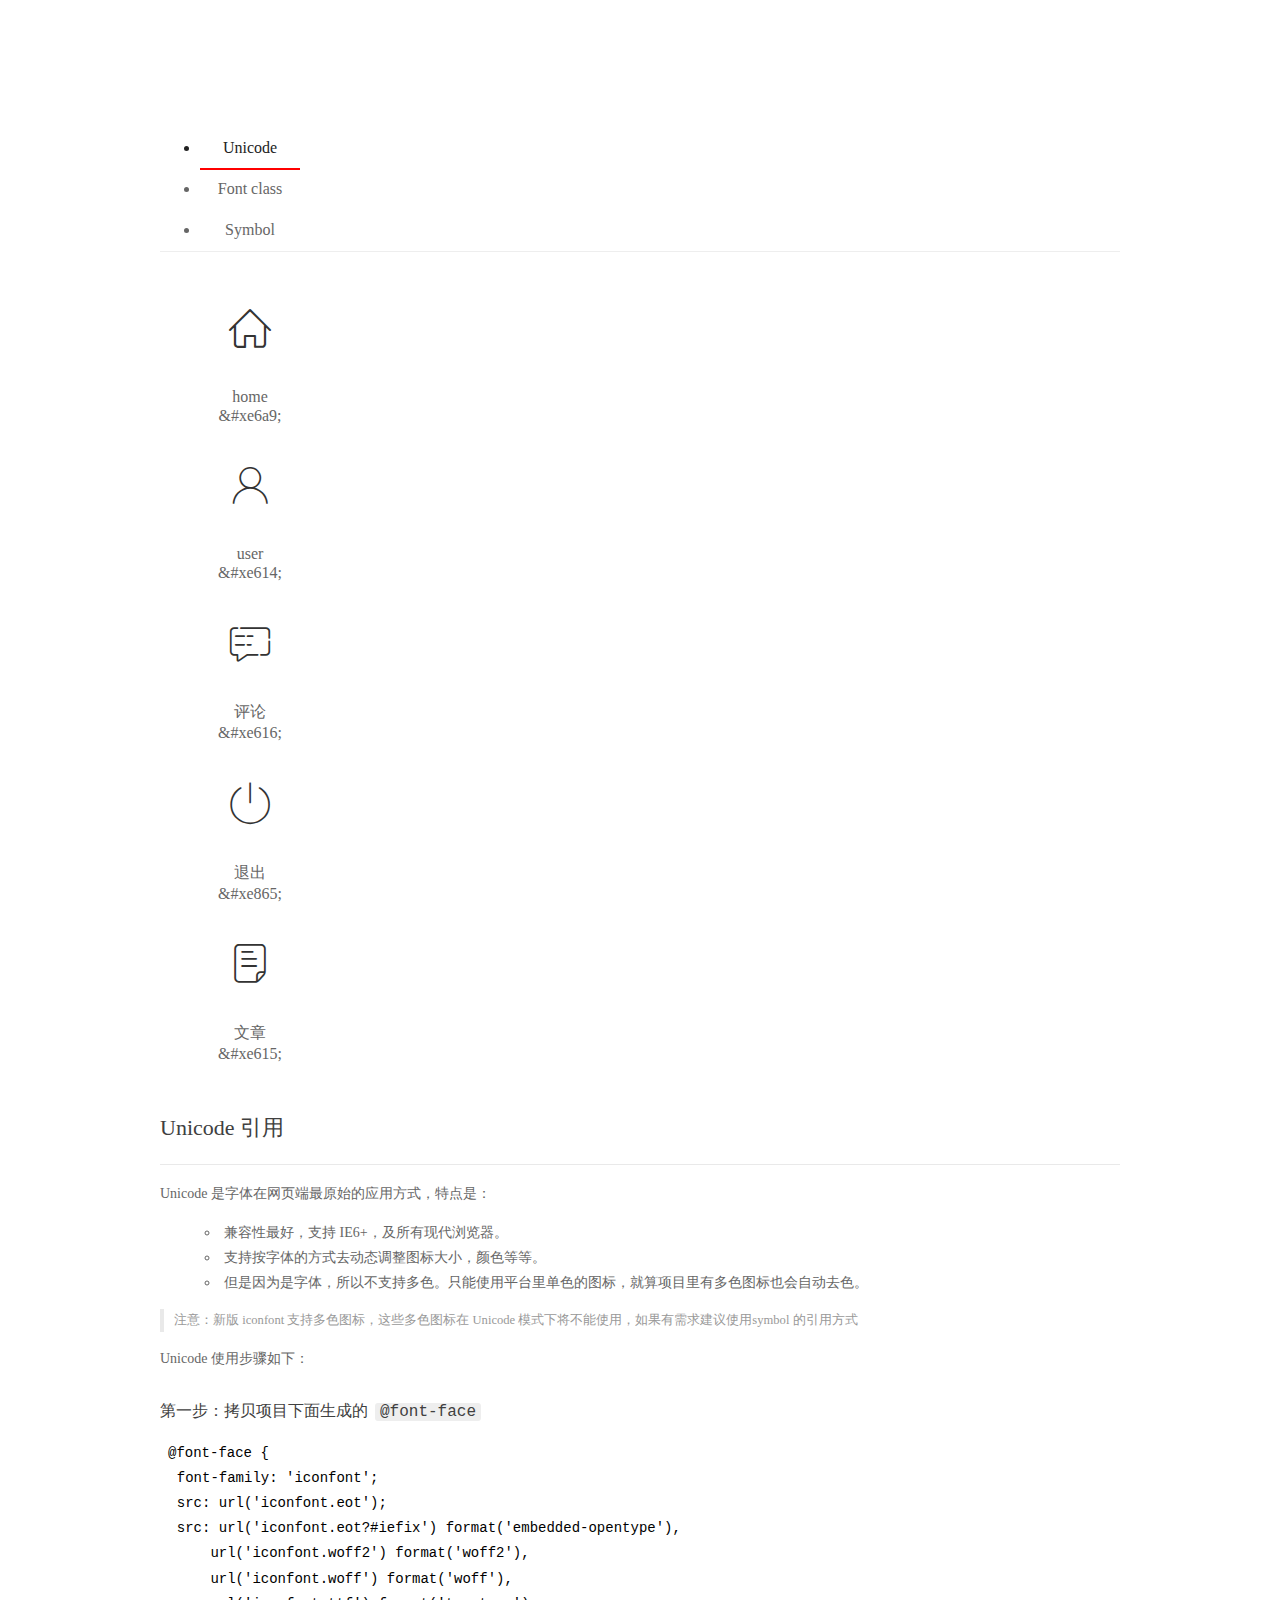
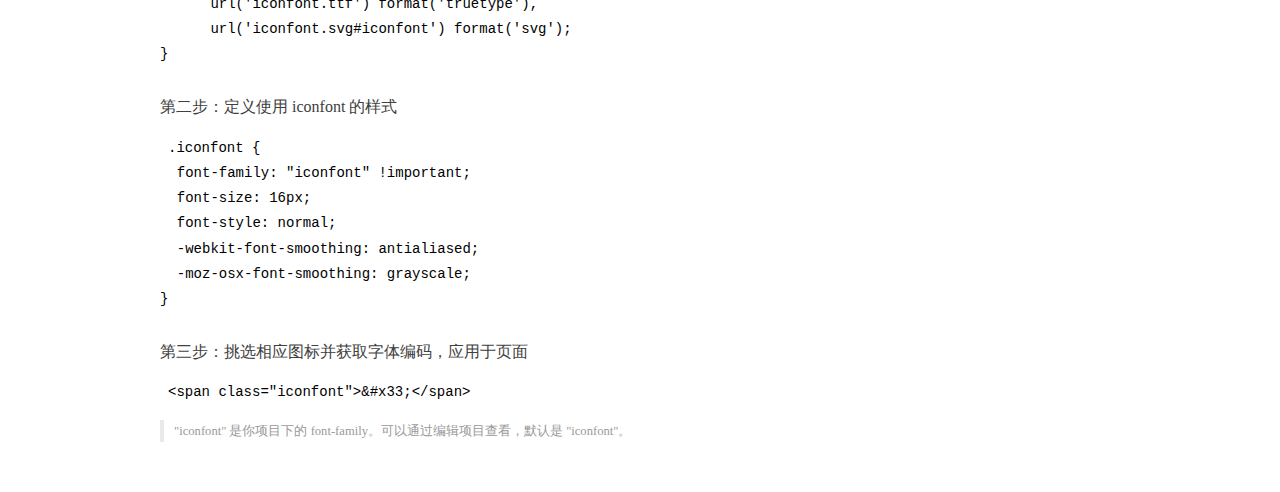
<file: assets/fonts/demo_index.html>
<!DOCTYPE html>
<html>
<head>
  <meta charset="utf-8"/>
  <title>IconFont Demo</title>
  <link rel="shortcut icon" href="https://gtms04.alicdn.com/tps/i4/TB1_oz6GVXXXXaFXpXXJDFnIXXX-64-64.ico" type="image/x-icon"/>
  <link rel="stylesheet" href="https://g.alicdn.com/thx/cube/1.3.2/cube.min.css">
  <link rel="stylesheet" href="demo.css">
  <link rel="stylesheet" href="iconfont.css">
  <script src="iconfont.js"></script>
  <!-- jQuery -->
  <script src="https://a1.alicdn.com/oss/uploads/2018/12/26/7bfddb60-08e8-11e9-9b04-53e73bb6408b.js"></script>
  <!-- 代码高亮 -->
  <script src="https://a1.alicdn.com/oss/uploads/2018/12/26/a3f714d0-08e6-11e9-8a15-ebf944d7534c.js"></script>
</head>
<body>
  <div class="main">
    <h1 class="logo"><a href="https://www.iconfont.cn/" title="iconfont 首页" target="_blank">&#xe86b;</a></h1>
    <div class="nav-tabs">
      <ul id="tabs" class="dib-box">
        <li class="dib active"><span>Unicode</span></li>
        <li class="dib"><span>Font class</span></li>
        <li class="dib"><span>Symbol</span></li>
      </ul>
      
    </div>
    <div class="tab-container">
      <div class="content unicode" style="display: block;">
          <ul class="icon_lists dib-box">
          
            <li class="dib">
              <span class="icon iconfont">&#xe6a9;</span>
                <div class="name">home</div>
                <div class="code-name">&amp;#xe6a9;</div>
              </li>
          
            <li class="dib">
              <span class="icon iconfont">&#xe614;</span>
                <div class="name">user</div>
                <div class="code-name">&amp;#xe614;</div>
              </li>
          
            <li class="dib">
              <span class="icon iconfont">&#xe616;</span>
                <div class="name">评论</div>
                <div class="code-name">&amp;#xe616;</div>
              </li>
          
            <li class="dib">
              <span class="icon iconfont">&#xe865;</span>
                <div class="name">退出</div>
                <div class="code-name">&amp;#xe865;</div>
              </li>
          
            <li class="dib">
              <span class="icon iconfont">&#xe615;</span>
                <div class="name">文章</div>
                <div class="code-name">&amp;#xe615;</div>
              </li>
          
          </ul>
          <div class="article markdown">
          <h2 id="unicode-">Unicode 引用</h2>
          <hr>

          <p>Unicode 是字体在网页端最原始的应用方式，特点是：</p>
          <ul>
            <li>兼容性最好，支持 IE6+，及所有现代浏览器。</li>
            <li>支持按字体的方式去动态调整图标大小，颜色等等。</li>
            <li>但是因为是字体，所以不支持多色。只能使用平台里单色的图标，就算项目里有多色图标也会自动去色。</li>
          </ul>
          <blockquote>
            <p>注意：新版 iconfont 支持多色图标，这些多色图标在 Unicode 模式下将不能使用，如果有需求建议使用symbol 的引用方式</p>
          </blockquote>
          <p>Unicode 使用步骤如下：</p>
          <h3 id="-font-face">第一步：拷贝项目下面生成的 <code>@font-face</code></h3>
<pre><code class="language-css"
>@font-face {
  font-family: 'iconfont';
  src: url('iconfont.eot');
  src: url('iconfont.eot?#iefix') format('embedded-opentype'),
      url('iconfont.woff2') format('woff2'),
      url('iconfont.woff') format('woff'),
      url('iconfont.ttf') format('truetype'),
      url('iconfont.svg#iconfont') format('svg');
}
</code></pre>
          <h3 id="-iconfont-">第二步：定义使用 iconfont 的样式</h3>
<pre><code class="language-css"
>.iconfont {
  font-family: "iconfont" !important;
  font-size: 16px;
  font-style: normal;
  -webkit-font-smoothing: antialiased;
  -moz-osx-font-smoothing: grayscale;
}
</code></pre>
          <h3 id="-">第三步：挑选相应图标并获取字体编码，应用于页面</h3>
<pre>
<code class="language-html"
>&lt;span class="iconfont"&gt;&amp;#x33;&lt;/span&gt;
</code></pre>
          <blockquote>
            <p>"iconfont" 是你项目下的 font-family。可以通过编辑项目查看，默认是 "iconfont"。</p>
          </blockquote>
          </div>
      </div>
      <div class="content font-class">
        <ul class="icon_lists dib-box">
          
          <li class="dib">
            <span class="icon iconfont icon-home"></span>
            <div class="name">
              home
            </div>
            <div class="code-name">.icon-home
            </div>
          </li>
          
          <li class="dib">
            <span class="icon iconfont icon-user"></span>
            <div class="name">
              user
            </div>
            <div class="code-name">.icon-user
            </div>
          </li>
          
          <li class="dib">
            <span class="icon iconfont icon-pinglun"></span>
            <div class="name">
              评论
            </div>
            <div class="code-name">.icon-pinglun
            </div>
          </li>
          
          <li class="dib">
            <span class="icon iconfont icon-tuichu"></span>
            <div class="name">
              退出
            </div>
            <div class="code-name">.icon-tuichu
            </div>
          </li>
          
          <li class="dib">
            <span class="icon iconfont icon-16"></span>
            <div class="name">
              文章
            </div>
            <div class="code-name">.icon-16
            </div>
          </li>
          
        </ul>
        <div class="article markdown">
        <h2 id="font-class-">font-class 引用</h2>
        <hr>

        <p>font-class 是 Unicode 使用方式的一种变种，主要是解决 Unicode 书写不直观，语意不明确的问题。</p>
        <p>与 Unicode 使用方式相比，具有如下特点：</p>
        <ul>
          <li>兼容性良好，支持 IE8+，及所有现代浏览器。</li>
          <li>相比于 Unicode 语意明确，书写更直观。可以很容易分辨这个 icon 是什么。</li>
          <li>因为使用 class 来定义图标，所以当要替换图标时，只需要修改 class 里面的 Unicode 引用。</li>
          <li>不过因为本质上还是使用的字体，所以多色图标还是不支持的。</li>
        </ul>
        <p>使用步骤如下：</p>
        <h3 id="-fontclass-">第一步：引入项目下面生成的 fontclass 代码：</h3>
<pre><code class="language-html">&lt;link rel="stylesheet" href="./iconfont.css"&gt;
</code></pre>
        <h3 id="-">第二步：挑选相应图标并获取类名，应用于页面：</h3>
<pre><code class="language-html">&lt;span class="iconfont icon-xxx"&gt;&lt;/span&gt;
</code></pre>
        <blockquote>
          <p>"
            iconfont" 是你项目下的 font-family。可以通过编辑项目查看，默认是 "iconfont"。</p>
        </blockquote>
      </div>
      </div>
      <div class="content symbol">
          <ul class="icon_lists dib-box">
          
            <li class="dib">
                <svg class="icon svg-icon" aria-hidden="true">
                  <use xlink:href="#icon-home"></use>
                </svg>
                <div class="name">home</div>
                <div class="code-name">#icon-home</div>
            </li>
          
            <li class="dib">
                <svg class="icon svg-icon" aria-hidden="true">
                  <use xlink:href="#icon-user"></use>
                </svg>
                <div class="name">user</div>
                <div class="code-name">#icon-user</div>
            </li>
          
            <li class="dib">
                <svg class="icon svg-icon" aria-hidden="true">
                  <use xlink:href="#icon-pinglun"></use>
                </svg>
                <div class="name">评论</div>
                <div class="code-name">#icon-pinglun</div>
            </li>
          
            <li class="dib">
                <svg class="icon svg-icon" aria-hidden="true">
                  <use xlink:href="#icon-tuichu"></use>
                </svg>
                <div class="name">退出</div>
                <div class="code-name">#icon-tuichu</div>
            </li>
          
            <li class="dib">
                <svg class="icon svg-icon" aria-hidden="true">
                  <use xlink:href="#icon-16"></use>
                </svg>
                <div class="name">文章</div>
                <div class="code-name">#icon-16</div>
            </li>
          
          </ul>
          <div class="article markdown">
          <h2 id="symbol-">Symbol 引用</h2>
          <hr>

          <p>这是一种全新的使用方式，应该说这才是未来的主流，也是平台目前推荐的用法。相关介绍可以参考这篇<a href="">文章</a>
            这种用法其实是做了一个 SVG 的集合，与另外两种相比具有如下特点：</p>
          <ul>
            <li>支持多色图标了，不再受单色限制。</li>
            <li>通过一些技巧，支持像字体那样，通过 <code>font-size</code>, <code>color</code> 来调整样式。</li>
            <li>兼容性较差，支持 IE9+，及现代浏览器。</li>
            <li>浏览器渲染 SVG 的性能一般，还不如 png。</li>
          </ul>
          <p>使用步骤如下：</p>
          <h3 id="-symbol-">第一步：引入项目下面生成的 symbol 代码：</h3>
<pre><code class="language-html">&lt;script src="./iconfont.js"&gt;&lt;/script&gt;
</code></pre>
          <h3 id="-css-">第二步：加入通用 CSS 代码（引入一次就行）：</h3>
<pre><code class="language-html">&lt;style&gt;
.icon {
  width: 1em;
  height: 1em;
  vertical-align: -0.15em;
  fill: currentColor;
  overflow: hidden;
}
&lt;/style&gt;
</code></pre>
          <h3 id="-">第三步：挑选相应图标并获取类名，应用于页面：</h3>
<pre><code class="language-html">&lt;svg class="icon" aria-hidden="true"&gt;
  &lt;use xlink:href="#icon-xxx"&gt;&lt;/use&gt;
&lt;/svg&gt;
</code></pre>
          </div>
      </div>

    </div>
  </div>
  <script>
  $(document).ready(function () {
      $('.tab-container .content:first').show()

      $('#tabs li').click(function (e) {
        var tabContent = $('.tab-container .content')
        var index = $(this).index()

        if ($(this).hasClass('active')) {
          return
        } else {
          $('#tabs li').removeClass('active')
          $(this).addClass('active')

          tabContent.hide().eq(index).fadeIn()
        }
      })
    })
  </script>
</body>
</html>
</file>
<file: assets/fonts/iconfont.css>
@font-face {font-family: "iconfont";
  src: url('iconfont.eot?t=1576139966484'); /* IE9 */
  src: url('iconfont.eot?t=1576139966484#iefix') format('embedded-opentype'), /* IE6-IE8 */
  url('[data-uri]') format('woff2'),
  url('iconfont.woff?t=1576139966484') format('woff'),
  url('iconfont.ttf?t=1576139966484') format('truetype'), /* chrome, firefox, opera, Safari, Android, iOS 4.2+ */
  url('iconfont.svg?t=1576139966484#iconfont') format('svg'); /* iOS 4.1- */
}

.iconfont {
  font-family: "iconfont" !important;
  font-size: 16px;
  font-style: normal;
  -webkit-font-smoothing: antialiased;
  -moz-osx-font-smoothing: grayscale;
}

.icon-home:before {
  content: "\e6a9";
}

.icon-user:before {
  content: "\e614";
}

.icon-pinglun:before {
  content: "\e616";
}

.icon-tuichu:before {
  content: "\e865";
}

.icon-16:before {
  content: "\e615";
}
</file>
<file: assets/lib/layui/css/layui.css>
/** layui-v2.5.5 MIT License By https://www.layui.com */
 .layui-inline,img{display:inline-block;vertical-align:middle}h1,h2,h3,h4,h5,h6{font-weight:400}.layui-edge,.layui-header,.layui-inline,.layui-main{position:relative}.layui-body,.layui-edge,.layui-elip{overflow:hidden}.layui-btn,.layui-edge,.layui-inline,img{vertical-align:middle}.layui-btn,.layui-disabled,.layui-icon,.layui-unselect{-moz-user-select:none;-webkit-user-select:none;-ms-user-select:none}.layui-elip,.layui-form-checkbox span,.layui-form-pane .layui-form-label{text-overflow:ellipsis;white-space:nowrap}.layui-breadcrumb,.layui-tree-btnGroup{visibility:hidden}blockquote,body,button,dd,div,dl,dt,form,h1,h2,h3,h4,h5,h6,input,li,ol,p,pre,td,textarea,th,ul{margin:0;padding:0;-webkit-tap-highlight-color:rgba(0,0,0,0)}a:active,a:hover{outline:0}img{border:none}li{list-style:none}table{border-collapse:collapse;border-spacing:0}h4,h5,h6{font-size:100%}button,input,optgroup,option,select,textarea{font-family:inherit;font-size:inherit;font-style:inherit;font-weight:inherit;outline:0}pre{white-space:pre-wrap;white-space:-moz-pre-wrap;white-space:-pre-wrap;white-space:-o-pre-wrap;word-wrap:break-word}body{line-height:24px;font:14px Helvetica Neue,Helvetica,PingFang SC,Tahoma,Arial,sans-serif}hr{height:1px;margin:10px 0;border:0;clear:both}a{color:#333;text-decoration:none}a:hover{color:#777}a cite{font-style:normal;*cursor:pointer}.layui-border-box,.layui-border-box *{box-sizing:border-box}.layui-box,.layui-box *{box-sizing:content-box}.layui-clear{clear:both;*zoom:1}.layui-clear:after{content:'\20';clear:both;*zoom:1;display:block;height:0}.layui-inline{*display:inline;*zoom:1}.layui-edge{display:inline-block;width:0;height:0;border-width:6px;border-style:dashed;border-color:transparent}.layui-edge-top{top:-4px;border-bottom-color:#999;border-bottom-style:solid}.layui-edge-right{border-left-color:#999;border-left-style:solid}.layui-edge-bottom{top:2px;border-top-color:#999;border-top-style:solid}.layui-edge-left{border-right-color:#999;border-right-style:solid}.layui-disabled,.layui-disabled:hover{color:#d2d2d2!important;cursor:not-allowed!important}.layui-circle{border-radius:100%}.layui-show{display:block!important}.layui-hide{display:none!important}@font-face{font-family:layui-icon;src:url(../font/iconfont.eot?v=250);src:url(../font/iconfont.eot?v=250#iefix) format('embedded-opentype'),url(../font/iconfont.woff2?v=250) format('woff2'),url(../font/iconfont.woff?v=250) format('woff'),url(../font/iconfont.ttf?v=250) format('truetype'),url(../font/iconfont.svg?v=250#layui-icon) format('svg')}.layui-icon{font-family:layui-icon!important;font-size:16px;font-style:normal;-webkit-font-smoothing:antialiased;-moz-osx-font-smoothing:grayscale}.layui-icon-reply-fill:before{content:"\e611"}.layui-icon-set-fill:before{content:"\e614"}.layui-icon-menu-fill:before{content:"\e60f"}.layui-icon-search:before{content:"\e615"}.layui-icon-share:before{content:"\e641"}.layui-icon-set-sm:before{content:"\e620"}.layui-icon-engine:before{content:"\e628"}.layui-icon-close:before{content:"\1006"}.layui-icon-close-fill:before{content:"\1007"}.layui-icon-chart-screen:before{content:"\e629"}.layui-icon-star:before{content:"\e600"}.layui-icon-circle-dot:before{content:"\e617"}.layui-icon-chat:before{content:"\e606"}.layui-icon-release:before{content:"\e609"}.layui-icon-list:before{content:"\e60a"}.layui-icon-chart:before{content:"\e62c"}.layui-icon-ok-circle:before{content:"\1005"}.layui-icon-layim-theme:before{content:"\e61b"}.layui-icon-table:before{content:"\e62d"}.layui-icon-right:before{content:"\e602"}.layui-icon-left:before{content:"\e603"}.layui-icon-cart-simple:before{content:"\e698"}.layui-icon-face-cry:before{content:"\e69c"}.layui-icon-face-smile:before{content:"\e6af"}.layui-icon-survey:before{content:"\e6b2"}.layui-icon-tree:before{content:"\e62e"}.layui-icon-upload-circle:before{content:"\e62f"}.layui-icon-add-circle:before{content:"\e61f"}.layui-icon-download-circle:before{content:"\e601"}.layui-icon-templeate-1:before{content:"\e630"}.layui-icon-util:before{content:"\e631"}.layui-icon-face-surprised:before{content:"\e664"}.layui-icon-edit:before{content:"\e642"}.layui-icon-speaker:before{content:"\e645"}.layui-icon-down:before{content:"\e61a"}.layui-icon-file:before{content:"\e621"}.layui-icon-layouts:before{content:"\e632"}.layui-icon-rate-half:before{content:"\e6c9"}.layui-icon-add-circle-fine:before{content:"\e608"}.layui-icon-prev-circle:before{content:"\e633"}.layui-icon-read:before{content:"\e705"}.layui-icon-404:before{content:"\e61c"}.layui-icon-carousel:before{content:"\e634"}.layui-icon-help:before{content:"\e607"}.layui-icon-code-circle:before{content:"\e635"}.layui-icon-water:before{content:"\e636"}.layui-icon-username:before{content:"\e66f"}.layui-icon-find-fill:before{content:"\e670"}.layui-icon-about:before{content:"\e60b"}.layui-icon-location:before{content:"\e715"}.layui-icon-up:before{content:"\e619"}.layui-icon-pause:before{content:"\e651"}.layui-icon-date:before{content:"\e637"}.layui-icon-layim-uploadfile:before{content:"\e61d"}.layui-icon-delete:before{content:"\e640"}.layui-icon-play:before{content:"\e652"}.layui-icon-top:before{content:"\e604"}.layui-icon-friends:before{content:"\e612"}.layui-icon-refresh-3:before{content:"\e9aa"}.layui-icon-ok:before{content:"\e605"}.layui-icon-layer:before{content:"\e638"}.layui-icon-face-smile-fine:before{content:"\e60c"}.layui-icon-dollar:before{content:"\e659"}.layui-icon-group:before{content:"\e613"}.layui-icon-layim-download:before{content:"\e61e"}.layui-icon-picture-fine:before{content:"\e60d"}.layui-icon-link:before{content:"\e64c"}.layui-icon-diamond:before{content:"\e735"}.layui-icon-log:before{content:"\e60e"}.layui-icon-rate-solid:before{content:"\e67a"}.layui-icon-fonts-del:before{content:"\e64f"}.layui-icon-unlink:before{content:"\e64d"}.layui-icon-fonts-clear:before{content:"\e639"}.layui-icon-triangle-r:before{content:"\e623"}.layui-icon-circle:before{content:"\e63f"}.layui-icon-radio:before{content:"\e643"}.layui-icon-align-center:before{content:"\e647"}.layui-icon-align-right:before{content:"\e648"}.layui-icon-align-left:before{content:"\e649"}.layui-icon-loading-1:before{content:"\e63e"}.layui-icon-return:before{content:"\e65c"}.layui-icon-fonts-strong:before{content:"\e62b"}.layui-icon-upload:before{content:"\e67c"}.layui-icon-dialogue:before{content:"\e63a"}.layui-icon-video:before{content:"\e6ed"}.layui-icon-headset:before{content:"\e6fc"}.layui-icon-cellphone-fine:before{content:"\e63b"}.layui-icon-add-1:before{content:"\e654"}.layui-icon-face-smile-b:before{content:"\e650"}.layui-icon-fonts-html:before{content:"\e64b"}.layui-icon-form:before{content:"\e63c"}.layui-icon-cart:before{content:"\e657"}.layui-icon-camera-fill:before{content:"\e65d"}.layui-icon-tabs:before{content:"\e62a"}.layui-icon-fonts-code:before{content:"\e64e"}.layui-icon-fire:before{content:"\e756"}.layui-icon-set:before{content:"\e716"}.layui-icon-fonts-u:before{content:"\e646"}.layui-icon-triangle-d:before{content:"\e625"}.layui-icon-tips:before{content:"\e702"}.layui-icon-picture:before{content:"\e64a"}.layui-icon-more-vertical:before{content:"\e671"}.layui-icon-flag:before{content:"\e66c"}.layui-icon-loading:before{content:"\e63d"}.layui-icon-fonts-i:before{content:"\e644"}.layui-icon-refresh-1:before{content:"\e666"}.layui-icon-rmb:before{content:"\e65e"}.layui-icon-home:before{content:"\e68e"}.layui-icon-user:before{content:"\e770"}.layui-icon-notice:before{content:"\e667"}.layui-icon-login-weibo:before{content:"\e675"}.layui-icon-voice:before{content:"\e688"}.layui-icon-upload-drag:before{content:"\e681"}.layui-icon-login-qq:before{content:"\e676"}.layui-icon-snowflake:before{content:"\e6b1"}.layui-icon-file-b:before{content:"\e655"}.layui-icon-template:before{content:"\e663"}.layui-icon-auz:before{content:"\e672"}.layui-icon-console:before{content:"\e665"}.layui-icon-app:before{content:"\e653"}.layui-icon-prev:before{content:"\e65a"}.layui-icon-website:before{content:"\e7ae"}.layui-icon-next:before{content:"\e65b"}.layui-icon-component:before{content:"\e857"}.layui-icon-more:before{content:"\e65f"}.layui-icon-login-wechat:before{content:"\e677"}.layui-icon-shrink-right:before{content:"\e668"}.layui-icon-spread-left:before{content:"\e66b"}.layui-icon-camera:before{content:"\e660"}.layui-icon-note:before{content:"\e66e"}.layui-icon-refresh:before{content:"\e669"}.layui-icon-female:before{content:"\e661"}.layui-icon-male:before{content:"\e662"}.layui-icon-password:before{content:"\e673"}.layui-icon-senior:before{content:"\e674"}.layui-icon-theme:before{content:"\e66a"}.layui-icon-tread:before{content:"\e6c5"}.layui-icon-praise:before{content:"\e6c6"}.layui-icon-star-fill:before{content:"\e658"}.layui-icon-rate:before{content:"\e67b"}.layui-icon-template-1:before{content:"\e656"}.layui-icon-vercode:before{content:"\e679"}.layui-icon-cellphone:before{content:"\e678"}.layui-icon-screen-full:before{content:"\e622"}.layui-icon-screen-restore:before{content:"\e758"}.layui-icon-cols:before{content:"\e610"}.layui-icon-export:before{content:"\e67d"}.layui-icon-print:before{content:"\e66d"}.layui-icon-slider:before{content:"\e714"}.layui-icon-addition:before{content:"\e624"}.layui-icon-subtraction:before{content:"\e67e"}.layui-icon-service:before{content:"\e626"}.layui-icon-transfer:before{content:"\e691"}.layui-main{width:1140px;margin:0 auto}.layui-header{z-index:1000;height:60px}.layui-header a:hover{transition:all .5s;-webkit-transition:all .5s}.layui-side{position:fixed;left:0;top:0;bottom:0;z-index:999;width:200px;overflow-x:hidden}.layui-side-scroll{position:relative;width:220px;height:100%;overflow-x:hidden}.layui-body{position:absolute;left:200px;right:0;top:0;bottom:0;z-index:998;width:auto;overflow-y:auto;box-sizing:border-box}.layui-layout-body{overflow:hidden}.layui-layout-admin .layui-header{background-color:#23262E}.layui-layout-admin .layui-side{top:60px;width:200px;overflow-x:hidden}.layui-layout-admin .layui-body{position:fixed;top:60px;bottom:44px}.layui-layout-admin .layui-main{width:auto;margin:0 15px}.layui-layout-admin .layui-footer{position:fixed;left:200px;right:0;bottom:0;height:44px;line-height:44px;padding:0 15px;background-color:#eee}.layui-layout-admin .layui-logo{position:absolute;left:0;top:0;width:200px;height:100%;line-height:60px;text-align:center;color:#009688;font-size:16px}.layui-layout-admin .layui-header .layui-nav{background:0 0}.layui-layout-left{position:absolute!important;left:200px;top:0}.layui-layout-right{position:absolute!important;right:0;top:0}.layui-container{position:relative;margin:0 auto;padding:0 15px;box-sizing:border-box}.layui-fluid{position:relative;margin:0 auto;padding:0 15px}.layui-row:after,.layui-row:before{content:'';display:block;clear:both}.layui-col-lg1,.layui-col-lg10,.layui-col-lg11,.layui-col-lg12,.layui-col-lg2,.layui-col-lg3,.layui-col-lg4,.layui-col-lg5,.layui-col-lg6,.layui-col-lg7,.layui-col-lg8,.layui-col-lg9,.layui-col-md1,.layui-col-md10,.layui-col-md11,.layui-col-md12,.layui-col-md2,.layui-col-md3,.layui-col-md4,.layui-col-md5,.layui-col-md6,.layui-col-md7,.layui-col-md8,.layui-col-md9,.layui-col-sm1,.layui-col-sm10,.layui-col-sm11,.layui-col-sm12,.layui-col-sm2,.layui-col-sm3,.layui-col-sm4,.layui-col-sm5,.layui-col-sm6,.layui-col-sm7,.layui-col-sm8,.layui-col-sm9,.layui-col-xs1,.layui-col-xs10,.layui-col-xs11,.layui-col-xs12,.layui-col-xs2,.layui-col-xs3,.layui-col-xs4,.layui-col-xs5,.layui-col-xs6,.layui-col-xs7,.layui-col-xs8,.layui-col-xs9{position:relative;display:block;box-sizing:border-box}.layui-col-xs1,.layui-col-xs10,.layui-col-xs11,.layui-col-xs12,.layui-col-xs2,.layui-col-xs3,.layui-col-xs4,.layui-col-xs5,.layui-col-xs6,.layui-col-xs7,.layui-col-xs8,.layui-col-xs9{float:left}.layui-col-xs1{width:8.33333333%}.layui-col-xs2{width:16.66666667%}.layui-col-xs3{width:25%}.layui-col-xs4{width:33.33333333%}.layui-col-xs5{width:41.66666667%}.layui-col-xs6{width:50%}.layui-col-xs7{width:58.33333333%}.layui-col-xs8{width:66.66666667%}.layui-col-xs9{width:75%}.layui-col-xs10{width:83.33333333%}.layui-col-xs11{width:91.66666667%}.layui-col-xs12{width:100%}.layui-col-xs-offset1{margin-left:8.33333333%}.layui-col-xs-offset2{margin-left:16.66666667%}.layui-col-xs-offset3{margin-left:25%}.layui-col-xs-offset4{margin-left:33.33333333%}.layui-col-xs-offset5{margin-left:41.66666667%}.layui-col-xs-offset6{margin-left:50%}.layui-col-xs-offset7{margin-left:58.33333333%}.layui-col-xs-offset8{margin-left:66.66666667%}.layui-col-xs-offset9{margin-left:75%}.layui-col-xs-offset10{margin-left:83.33333333%}.layui-col-xs-offset11{margin-left:91.66666667%}.layui-col-xs-offset12{margin-left:100%}@media screen and (max-width:768px){.layui-hide-xs{display:none!important}.layui-show-xs-block{display:block!important}.layui-show-xs-inline{display:inline!important}.layui-show-xs-inline-block{display:inline-block!important}}@media screen and (min-width:768px){.layui-container{width:750px}.layui-hide-sm{display:none!important}.layui-show-sm-block{display:block!important}.layui-show-sm-inline{display:inline!important}.layui-show-sm-inline-block{display:inline-block!important}.layui-col-sm1,.layui-col-sm10,.layui-col-sm11,.layui-col-sm12,.layui-col-sm2,.layui-col-sm3,.layui-col-sm4,.layui-col-sm5,.layui-col-sm6,.layui-col-sm7,.layui-col-sm8,.layui-col-sm9{float:left}.layui-col-sm1{width:8.33333333%}.layui-col-sm2{width:16.66666667%}.layui-col-sm3{width:25%}.layui-col-sm4{width:33.33333333%}.layui-col-sm5{width:41.66666667%}.layui-col-sm6{width:50%}.layui-col-sm7{width:58.33333333%}.layui-col-sm8{width:66.66666667%}.layui-col-sm9{width:75%}.layui-col-sm10{width:83.33333333%}.layui-col-sm11{width:91.66666667%}.layui-col-sm12{width:100%}.layui-col-sm-offset1{margin-left:8.33333333%}.layui-col-sm-offset2{margin-left:16.66666667%}.layui-col-sm-offset3{margin-left:25%}.layui-col-sm-offset4{margin-left:33.33333333%}.layui-col-sm-offset5{margin-left:41.66666667%}.layui-col-sm-offset6{margin-left:50%}.layui-col-sm-offset7{margin-left:58.33333333%}.layui-col-sm-offset8{margin-left:66.66666667%}.layui-col-sm-offset9{margin-left:75%}.layui-col-sm-offset10{margin-left:83.33333333%}.layui-col-sm-offset11{margin-left:91.66666667%}.layui-col-sm-offset12{margin-left:100%}}@media screen and (min-width:992px){.layui-container{width:970px}.layui-hide-md{display:none!important}.layui-show-md-block{display:block!important}.layui-show-md-inline{display:inline!important}.layui-show-md-inline-block{display:inline-block!important}.layui-col-md1,.layui-col-md10,.layui-col-md11,.layui-col-md12,.layui-col-md2,.layui-col-md3,.layui-col-md4,.layui-col-md5,.layui-col-md6,.layui-col-md7,.layui-col-md8,.layui-col-md9{float:left}.layui-col-md1{width:8.33333333%}.layui-col-md2{width:16.66666667%}.layui-col-md3{width:25%}.layui-col-md4{width:33.33333333%}.layui-col-md5{width:41.66666667%}.layui-col-md6{width:50%}.layui-col-md7{width:58.33333333%}.layui-col-md8{width:66.66666667%}.layui-col-md9{width:75%}.layui-col-md10{width:83.33333333%}.layui-col-md11{width:91.66666667%}.layui-col-md12{width:100%}.layui-col-md-offset1{margin-left:8.33333333%}.layui-col-md-offset2{margin-left:16.66666667%}.layui-col-md-offset3{margin-left:25%}.layui-col-md-offset4{margin-left:33.33333333%}.layui-col-md-offset5{margin-left:41.66666667%}.layui-col-md-offset6{margin-left:50%}.layui-col-md-offset7{margin-left:58.33333333%}.layui-col-md-offset8{margin-left:66.66666667%}.layui-col-md-offset9{margin-left:75%}.layui-col-md-offset10{margin-left:83.33333333%}.layui-col-md-offset11{margin-left:91.66666667%}.layui-col-md-offset12{margin-left:100%}}@media screen and (min-width:1200px){.layui-container{width:1170px}.layui-hide-lg{display:none!important}.layui-show-lg-block{display:block!important}.layui-show-lg-inline{display:inline!important}.layui-show-lg-inline-block{display:inline-block!important}.layui-col-lg1,.layui-col-lg10,.layui-col-lg11,.layui-col-lg12,.layui-col-lg2,.layui-col-lg3,.layui-col-lg4,.layui-col-lg5,.layui-col-lg6,.layui-col-lg7,.layui-col-lg8,.layui-col-lg9{float:left}.layui-col-lg1{width:8.33333333%}.layui-col-lg2{width:16.66666667%}.layui-col-lg3{width:25%}.layui-col-lg4{width:33.33333333%}.layui-col-lg5{width:41.66666667%}.layui-col-lg6{width:50%}.layui-col-lg7{width:58.33333333%}.layui-col-lg8{width:66.66666667%}.layui-col-lg9{width:75%}.layui-col-lg10{width:83.33333333%}.layui-col-lg11{width:91.66666667%}.layui-col-lg12{width:100%}.layui-col-lg-offset1{margin-left:8.33333333%}.layui-col-lg-offset2{margin-left:16.66666667%}.layui-col-lg-offset3{margin-left:25%}.layui-col-lg-offset4{margin-left:33.33333333%}.layui-col-lg-offset5{margin-left:41.66666667%}.layui-col-lg-offset6{margin-left:50%}.layui-col-lg-offset7{margin-left:58.33333333%}.layui-col-lg-offset8{margin-left:66.66666667%}.layui-col-lg-offset9{margin-left:75%}.layui-col-lg-offset10{margin-left:83.33333333%}.layui-col-lg-offset11{margin-left:91.66666667%}.layui-col-lg-offset12{margin-left:100%}}.layui-col-space1{margin:-.5px}.layui-col-space1>*{padding:.5px}.layui-col-space3{margin:-1.5px}.layui-col-space3>*{padding:1.5px}.layui-col-space5{margin:-2.5px}.layui-col-space5>*{padding:2.5px}.layui-col-space8{margin:-3.5px}.layui-col-space8>*{padding:3.5px}.layui-col-space10{margin:-5px}.layui-col-space10>*{padding:5px}.layui-col-space12{margin:-6px}.layui-col-space12>*{padding:6px}.layui-col-space15{margin:-7.5px}.layui-col-space15>*{padding:7.5px}.layui-col-space18{margin:-9px}.layui-col-space18>*{padding:9px}.layui-col-space20{margin:-10px}.layui-col-space20>*{padding:10px}.layui-col-space22{margin:-11px}.layui-col-space22>*{padding:11px}.layui-col-space25{margin:-12.5px}.layui-col-space25>*{padding:12.5px}.layui-col-space30{margin:-15px}.layui-col-space30>*{padding:15px}.layui-btn,.layui-input,.layui-select,.layui-textarea,.layui-upload-button{outline:0;-webkit-appearance:none;transition:all .3s;-webkit-transition:all .3s;box-sizing:border-box}.layui-elem-quote{margin-bottom:10px;padding:15px;line-height:22px;border-left:5px solid #009688;border-radius:0 2px 2px 0;background-color:#f2f2f2}.layui-quote-nm{border-style:solid;border-width:1px 1px 1px 5px;background:0 0}.layui-elem-field{margin-bottom:10px;padding:0;border-width:1px;border-style:solid}.layui-elem-field legend{margin-left:20px;padding:0 10px;font-size:20px;font-weight:300}.layui-field-title{margin:10px 0 20px;border-width:1px 0 0}.layui-field-box{padding:10px 15px}.layui-field-title .layui-field-box{padding:10px 0}.layui-progress{position:relative;height:6px;border-radius:20px;background-color:#e2e2e2}.layui-progress-bar{position:absolute;left:0;top:0;width:0;max-width:100%;height:6px;border-radius:20px;text-align:right;background-color:#5FB878;transition:all .3s;-webkit-transition:all .3s}.layui-progress-big,.layui-progress-big .layui-progress-bar{height:18px;line-height:18px}.layui-progress-text{position:relative;top:-20px;line-height:18px;font-size:12px;color:#666}.layui-progress-big .layui-progress-text{position:static;padding:0 10px;color:#fff}.layui-collapse{border-width:1px;border-style:solid;border-radius:2px}.layui-colla-content,.layui-colla-item{border-top-width:1px;border-top-style:solid}.layui-colla-item:first-child{border-top:none}.layui-colla-title{position:relative;height:42px;line-height:42px;padding:0 15px 0 35px;color:#333;background-color:#f2f2f2;cursor:pointer;font-size:14px;overflow:hidden}.layui-colla-content{display:none;padding:10px 15px;line-height:22px;color:#666}.layui-colla-icon{position:absolute;left:15px;top:0;font-size:14px}.layui-card{margin-bottom:15px;border-radius:2px;background-color:#fff;box-shadow:0 1px 2px 0 rgba(0,0,0,.05)}.layui-card:last-child{margin-bottom:0}.layui-card-header{position:relative;height:42px;line-height:42px;padding:0 15px;border-bottom:1px solid #f6f6f6;color:#333;border-radius:2px 2px 0 0;font-size:14px}.layui-bg-black,.layui-bg-blue,.layui-bg-cyan,.layui-bg-green,.layui-bg-orange,.layui-bg-red{color:#fff!important}.layui-card-body{position:relative;padding:10px 15px;line-height:24px}.layui-card-body[pad15]{padding:15px}.layui-card-body[pad20]{padding:20px}.layui-card-body .layui-table{margin:5px 0}.layui-card .layui-tab{margin:0}.layui-panel-window{position:relative;padding:15px;border-radius:0;border-top:5px solid #E6E6E6;background-color:#fff}.layui-auxiliar-moving{position:fixed;left:0;right:0;top:0;bottom:0;width:100%;height:100%;background:0 0;z-index:9999999999}.layui-form-label,.layui-form-mid,.layui-form-select,.layui-input-block,.layui-input-inline,.layui-textarea{position:relative}.layui-bg-red{background-color:#FF5722!important}.layui-bg-orange{background-color:#FFB800!important}.layui-bg-green{background-color:#009688!important}.layui-bg-cyan{background-color:#2F4056!important}.layui-bg-blue{background-color:#1E9FFF!important}.layui-bg-black{background-color:#393D49!important}.layui-bg-gray{background-color:#eee!important;color:#666!important}.layui-badge-rim,.layui-colla-content,.layui-colla-item,.layui-collapse,.layui-elem-field,.layui-form-pane .layui-form-item[pane],.layui-form-pane .layui-form-label,.layui-input,.layui-layedit,.layui-layedit-tool,.layui-quote-nm,.layui-select,.layui-tab-bar,.layui-tab-card,.layui-tab-title,.layui-tab-title .layui-this:after,.layui-textarea{border-color:#e6e6e6}.layui-timeline-item:before,hr{background-color:#e6e6e6}.layui-text{line-height:22px;font-size:14px;color:#666}.layui-text h1,.layui-text h2,.layui-text h3{font-weight:500;color:#333}.layui-text h1{font-size:30px}.layui-text h2{font-size:24px}.layui-text h3{font-size:18px}.layui-text a:not(.layui-btn){color:#01AAED}.layui-text a:not(.layui-btn):hover{text-decoration:underline}.layui-text ul{padding:5px 0 5px 15px}.layui-text ul li{margin-top:5px;list-style-type:disc}.layui-text em,.layui-word-aux{color:#999!important;padding:0 5px!important}.layui-btn{display:inline-block;height:38px;line-height:38px;padding:0 18px;background-color:#009688;color:#fff;white-space:nowrap;text-align:center;font-size:14px;border:none;border-radius:2px;cursor:pointer}.layui-btn:hover{opacity:.8;filter:alpha(opacity=80);color:#fff}.layui-btn:active{opacity:1;filter:alpha(opacity=100)}.layui-btn+.layui-btn{margin-left:10px}.layui-btn-container{font-size:0}.layui-btn-container .layui-btn{margin-right:10px;margin-bottom:10px}.layui-btn-container .layui-btn+.layui-btn{margin-left:0}.layui-table .layui-btn-container .layui-btn{margin-bottom:9px}.layui-btn-radius{border-radius:100px}.layui-btn .layui-icon{margin-right:3px;font-size:18px;vertical-align:bottom;vertical-align:middle\9}.layui-btn-primary{border:1px solid #C9C9C9;background-color:#fff;color:#555}.layui-btn-primary:hover{border-color:#009688;color:#333}.layui-btn-normal{background-color:#1E9FFF}.layui-btn-warm{background-color:#FFB800}.layui-btn-danger{background-color:#FF5722}.layui-btn-checked{background-color:#5FB878}.layui-btn-disabled,.layui-btn-disabled:active,.layui-btn-disabled:hover{border:1px solid #e6e6e6;background-color:#FBFBFB;color:#C9C9C9;cursor:not-allowed;opacity:1}.layui-btn-lg{height:44px;line-height:44px;padding:0 25px;font-size:16px}.layui-btn-sm{height:30px;line-height:30px;padding:0 10px;font-size:12px}.layui-btn-sm i{font-size:16px!important}.layui-btn-xs{height:22px;line-height:22px;padding:0 5px;font-size:12px}.layui-btn-xs i{font-size:14px!important}.layui-btn-group{display:inline-block;vertical-align:middle;font-size:0}.layui-btn-group .layui-btn{margin-left:0!important;margin-right:0!important;border-left:1px solid rgba(255,255,255,.5);border-radius:0}.layui-btn-group .layui-btn-primary{border-left:none}.layui-btn-group .layui-btn-primary:hover{border-color:#C9C9C9;color:#009688}.layui-btn-group .layui-btn:first-child{border-left:none;border-radius:2px 0 0 2px}.layui-btn-group .layui-btn-primary:first-child{border-left:1px solid #c9c9c9}.layui-btn-group .layui-btn:last-child{border-radius:0 2px 2px 0}.layui-btn-group .layui-btn+.layui-btn{margin-left:0}.layui-btn-group+.layui-btn-group{margin-left:10px}.layui-btn-fluid{width:100%}.layui-input,.layui-select,.layui-textarea{height:38px;line-height:1.3;line-height:38px\9;border-width:1px;border-style:solid;background-color:#fff;border-radius:2px}.layui-input::-webkit-input-placeholder,.layui-select::-webkit-input-placeholder,.layui-textarea::-webkit-input-placeholder{line-height:1.3}.layui-input,.layui-textarea{display:block;width:100%;padding-left:10px}.layui-input:hover,.layui-textarea:hover{border-color:#D2D2D2!important}.layui-input:focus,.layui-textarea:focus{border-color:#C9C9C9!important}.layui-textarea{min-height:100px;height:auto;line-height:20px;padding:6px 10px;resize:vertical}.layui-select{padding:0 10px}.layui-form input[type=checkbox],.layui-form input[type=radio],.layui-form select{display:none}.layui-form [lay-ignore]{display:initial}.layui-form-item{margin-bottom:15px;clear:both;*zoom:1}.layui-form-item:after{content:'\20';clear:both;*zoom:1;display:block;height:0}.layui-form-label{float:left;display:block;padding:9px 15px;width:80px;font-weight:400;line-height:20px;text-align:right}.layui-form-label-col{display:block;float:none;padding:9px 0;line-height:20px;text-align:left}.layui-form-item .layui-inline{margin-bottom:5px;margin-right:10px}.layui-input-block{margin-left:110px;min-height:36px}.layui-input-inline{display:inline-block;vertical-align:middle}.layui-form-item .layui-input-inline{float:left;width:190px;margin-right:10px}.layui-form-text .layui-input-inline{width:auto}.layui-form-mid{float:left;display:block;padding:9px 0!important;line-height:20px;margin-right:10px}.layui-form-danger+.layui-form-select .layui-input,.layui-form-danger:focus{border-color:#FF5722!important}.layui-form-select .layui-input{padding-right:30px;cursor:pointer}.layui-form-select .layui-edge{position:absolute;right:10px;top:50%;margin-top:-3px;cursor:pointer;border-width:6px;border-top-color:#c2c2c2;border-top-style:solid;transition:all .3s;-webkit-transition:all .3s}.layui-form-select dl{display:none;position:absolute;left:0;top:42px;padding:5px 0;z-index:899;min-width:100%;border:1px solid #d2d2d2;max-height:300px;overflow-y:auto;background-color:#fff;border-radius:2px;box-shadow:0 2px 4px rgba(0,0,0,.12);box-sizing:border-box}.layui-form-select dl dd,.layui-form-select dl dt{padding:0 10px;line-height:36px;white-space:nowrap;overflow:hidden;text-overflow:ellipsis}.layui-form-select dl dt{font-size:12px;color:#999}.layui-form-select dl dd{cursor:pointer}.layui-form-select dl dd:hover{background-color:#f2f2f2;-webkit-transition:.5s all;transition:.5s all}.layui-form-select .layui-select-group dd{padding-left:20px}.layui-form-select dl dd.layui-select-tips{padding-left:10px!important;color:#999}.layui-form-select dl dd.layui-this{background-color:#5FB878;color:#fff}.layui-form-checkbox,.layui-form-select dl dd.layui-disabled{background-color:#fff}.layui-form-selected dl{display:block}.layui-form-checkbox,.layui-form-checkbox *,.layui-form-switch{display:inline-block;vertical-align:middle}.layui-form-selected .layui-edge{margin-top:-9px;-webkit-transform:rotate(180deg);transform:rotate(180deg);margin-top:-3px\9}:root .layui-form-selected .layui-edge{margin-top:-9px\0/IE9}.layui-form-selectup dl{top:auto;bottom:42px}.layui-select-none{margin:5px 0;text-align:center;color:#999}.layui-select-disabled .layui-disabled{border-color:#eee!important}.layui-select-disabled .layui-edge{border-top-color:#d2d2d2}.layui-form-checkbox{position:relative;height:30px;line-height:30px;margin-right:10px;padding-right:30px;cursor:pointer;font-size:0;-webkit-transition:.1s linear;transition:.1s linear;box-sizing:border-box}.layui-form-checkbox span{padding:0 10px;height:100%;font-size:14px;border-radius:2px 0 0 2px;background-color:#d2d2d2;color:#fff;overflow:hidden}.layui-form-checkbox:hover span{background-color:#c2c2c2}.layui-form-checkbox i{position:absolute;right:0;top:0;width:30px;height:28px;border:1px solid #d2d2d2;border-left:none;border-radius:0 2px 2px 0;color:#fff;font-size:20px;text-align:center}.layui-form-checkbox:hover i{border-color:#c2c2c2;color:#c2c2c2}.layui-form-checked,.layui-form-checked:hover{border-color:#5FB878}.layui-form-checked span,.layui-form-checked:hover span{background-color:#5FB878}.layui-form-checked i,.layui-form-checked:hover i{color:#5FB878}.layui-form-item .layui-form-checkbox{margin-top:4px}.layui-form-checkbox[lay-skin=primary]{height:auto!important;line-height:normal!important;min-width:18px;min-height:18px;border:none!important;margin-right:0;padding-left:28px;padding-right:0;background:0 0}.layui-form-checkbox[lay-skin=primary] span{padding-left:0;padding-right:15px;line-height:18px;background:0 0;color:#666}.layui-form-checkbox[lay-skin=primary] i{right:auto;left:0;width:16px;height:16px;line-height:16px;border:1px solid #d2d2d2;font-size:12px;border-radius:2px;background-color:#fff;-webkit-transition:.1s linear;transition:.1s linear}.layui-form-checkbox[lay-skin=primary]:hover i{border-color:#5FB878;color:#fff}.layui-form-checked[lay-skin=primary] i{border-color:#5FB878!important;background-color:#5FB878;color:#fff}.layui-checkbox-disbaled[lay-skin=primary] span{background:0 0!important;color:#c2c2c2}.layui-checkbox-disbaled[lay-skin=primary]:hover i{border-color:#d2d2d2}.layui-form-item .layui-form-checkbox[lay-skin=primary]{margin-top:10px}.layui-form-switch{position:relative;height:22px;line-height:22px;min-width:35px;padding:0 5px;margin-top:8px;border:1px solid #d2d2d2;border-radius:20px;cursor:pointer;background-color:#fff;-webkit-transition:.1s linear;transition:.1s linear}.layui-form-switch i{position:absolute;left:5px;top:3px;width:16px;height:16px;border-radius:20px;background-color:#d2d2d2;-webkit-transition:.1s linear;transition:.1s linear}.layui-form-switch em{position:relative;top:0;width:25px;margin-left:21px;padding:0!important;text-align:center!important;color:#999!important;font-style:normal!important;font-size:12px}.layui-form-onswitch{border-color:#5FB878;background-color:#5FB878}.layui-checkbox-disbaled,.layui-checkbox-disbaled i{border-color:#e2e2e2!important}.layui-form-onswitch i{left:100%;margin-left:-21px;background-color:#fff}.layui-form-onswitch em{margin-left:5px;margin-right:21px;color:#fff!important}.layui-checkbox-disbaled span{background-color:#e2e2e2!important}.layui-checkbox-disbaled:hover i{color:#fff!important}[lay-radio]{display:none}.layui-form-radio,.layui-form-radio *{display:inline-block;vertical-align:middle}.layui-form-radio{line-height:28px;margin:6px 10px 0 0;padding-right:10px;cursor:pointer;font-size:0}.layui-form-radio *{font-size:14px}.layui-form-radio>i{margin-right:8px;font-size:22px;color:#c2c2c2}.layui-form-radio>i:hover,.layui-form-radioed>i{color:#5FB878}.layui-radio-disbaled>i{color:#e2e2e2!important}.layui-form-pane .layui-form-label{width:110px;padding:8px 15px;height:38px;line-height:20px;border-width:1px;border-style:solid;border-radius:2px 0 0 2px;text-align:center;background-color:#FBFBFB;overflow:hidden;box-sizing:border-box}.layui-form-pane .layui-input-inline{margin-left:-1px}.layui-form-pane .layui-input-block{margin-left:110px;left:-1px}.layui-form-pane .layui-input{border-radius:0 2px 2px 0}.layui-form-pane .layui-form-text .layui-form-label{float:none;width:100%;border-radius:2px;box-sizing:border-box;text-align:left}.layui-form-pane .layui-form-text .layui-input-inline{display:block;margin:0;top:-1px;clear:both}.layui-form-pane .layui-form-text .layui-input-block{margin:0;left:0;top:-1px}.layui-form-pane .layui-form-text .layui-textarea{min-height:100px;border-radius:0 0 2px 2px}.layui-form-pane .layui-form-checkbox{margin:4px 0 4px 10px}.layui-form-pane .layui-form-radio,.layui-form-pane .layui-form-switch{margin-top:6px;margin-left:10px}.layui-form-pane .layui-form-item[pane]{position:relative;border-width:1px;border-style:solid}.layui-form-pane .layui-form-item[pane] .layui-form-label{position:absolute;left:0;top:0;height:100%;border-width:0 1px 0 0}.layui-form-pane .layui-form-item[pane] .layui-input-inline{margin-left:110px}@media screen and (max-width:450px){.layui-form-item .layui-form-label{text-overflow:ellipsis;overflow:hidden;white-space:nowrap}.layui-form-item .layui-inline{display:block;margin-right:0;margin-bottom:20px;clear:both}.layui-form-item .layui-inline:after{content:'\20';clear:both;display:block;height:0}.layui-form-item .layui-input-inline{display:block;float:none;left:-3px;width:auto;margin:0 0 10px 112px}.layui-form-item .layui-input-inline+.layui-form-mid{margin-left:110px;top:-5px;padding:0}.layui-form-item .layui-form-checkbox{margin-right:5px;margin-bottom:5px}}.layui-layedit{border-width:1px;border-style:solid;border-radius:2px}.layui-layedit-tool{padding:3px 5px;border-bottom-width:1px;border-bottom-style:solid;font-size:0}.layedit-tool-fixed{position:fixed;top:0;border-top:1px solid #e2e2e2}.layui-layedit-tool .layedit-tool-mid,.layui-layedit-tool .layui-icon{display:inline-block;vertical-align:middle;text-align:center;font-size:14px}.layui-layedit-tool .layui-icon{position:relative;width:32px;height:30px;line-height:30px;margin:3px 5px;color:#777;cursor:pointer;border-radius:2px}.layui-layedit-tool .layui-icon:hover{color:#393D49}.layui-layedit-tool .layui-icon:active{color:#000}.layui-layedit-tool .layedit-tool-active{background-color:#e2e2e2;color:#000}.layui-layedit-tool .layui-disabled,.layui-layedit-tool .layui-disabled:hover{color:#d2d2d2;cursor:not-allowed}.layui-layedit-tool .layedit-tool-mid{width:1px;height:18px;margin:0 10px;background-color:#d2d2d2}.layedit-tool-html{width:50px!important;font-size:30px!important}.layedit-tool-b,.layedit-tool-code,.layedit-tool-help{font-size:16px!important}.layedit-tool-d,.layedit-tool-face,.layedit-tool-image,.layedit-tool-unlink{font-size:18px!important}.layedit-tool-image input{position:absolute;font-size:0;left:0;top:0;width:100%;height:100%;opacity:.01;filter:Alpha(opacity=1);cursor:pointer}.layui-layedit-iframe iframe{display:block;width:100%}#LAY_layedit_code{overflow:hidden}.layui-laypage{display:inline-block;*display:inline;*zoom:1;vertical-align:middle;margin:10px 0;font-size:0}.layui-laypage>a:first-child,.layui-laypage>a:first-child em{border-radius:2px 0 0 2px}.layui-laypage>a:last-child,.layui-laypage>a:last-child em{border-radius:0 2px 2px 0}.layui-laypage>:first-child{margin-left:0!important}.layui-laypage>:last-child{margin-right:0!important}.layui-laypage a,.layui-laypage button,.layui-laypage input,.layui-laypage select,.layui-laypage span{border:1px solid #e2e2e2}.layui-laypage a,.layui-laypage span{display:inline-block;*display:inline;*zoom:1;vertical-align:middle;padding:0 15px;height:28px;line-height:28px;margin:0 -1px 5px 0;background-color:#fff;color:#333;font-size:12px}.layui-flow-more a *,.layui-laypage input,.layui-table-view select[lay-ignore]{display:inline-block}.layui-laypage a:hover{color:#009688}.layui-laypage em{font-style:normal}.layui-laypage .layui-laypage-spr{color:#999;font-weight:700}.layui-laypage a{text-decoration:none}.layui-laypage .layui-laypage-curr{position:relative}.layui-laypage .layui-laypage-curr em{position:relative;color:#fff}.layui-laypage .layui-laypage-curr .layui-laypage-em{position:absolute;left:-1px;top:-1px;padding:1px;width:100%;height:100%;background-color:#009688}.layui-laypage-em{border-radius:2px}.layui-laypage-next em,.layui-laypage-prev em{font-family:Sim sun;font-size:16px}.layui-laypage .layui-laypage-count,.layui-laypage .layui-laypage-limits,.layui-laypage .layui-laypage-refresh,.layui-laypage .layui-laypage-skip{margin-left:10px;margin-right:10px;padding:0;border:none}.layui-laypage .layui-laypage-limits,.layui-laypage .layui-laypage-refresh{vertical-align:top}.layui-laypage .layui-laypage-refresh i{font-size:18px;cursor:pointer}.layui-laypage select{height:22px;padding:3px;border-radius:2px;cursor:pointer}.layui-laypage .layui-laypage-skip{height:30px;line-height:30px;color:#999}.layui-laypage button,.layui-laypage input{height:30px;line-height:30px;border-radius:2px;vertical-align:top;background-color:#fff;box-sizing:border-box}.layui-laypage input{width:40px;margin:0 10px;padding:0 3px;text-align:center}.layui-laypage input:focus,.layui-laypage select:focus{border-color:#009688!important}.layui-laypage button{margin-left:10px;padding:0 10px;cursor:pointer}.layui-table,.layui-table-view{margin:10px 0}.layui-flow-more{margin:10px 0;text-align:center;color:#999;font-size:14px}.layui-flow-more a{height:32px;line-height:32px}.layui-flow-more a *{vertical-align:top}.layui-flow-more a cite{padding:0 20px;border-radius:3px;background-color:#eee;color:#333;font-style:normal}.layui-flow-more a cite:hover{opacity:.8}.layui-flow-more a i{font-size:30px;color:#737383}.layui-table{width:100%;background-color:#fff;color:#666}.layui-table tr{transition:all .3s;-webkit-transition:all .3s}.layui-table th{text-align:left;font-weight:400}.layui-table tbody tr:hover,.layui-table thead tr,.layui-table-click,.layui-table-header,.layui-table-hover,.layui-table-mend,.layui-table-patch,.layui-table-tool,.layui-table-total,.layui-table-total tr,.layui-table[lay-even] tr:nth-child(even){background-color:#f2f2f2}.layui-table td,.layui-table th,.layui-table-col-set,.layui-table-fixed-r,.layui-table-grid-down,.layui-table-header,.layui-table-page,.layui-table-tips-main,.layui-table-tool,.layui-table-total,.layui-table-view,.layui-table[lay-skin=line],.layui-table[lay-skin=row]{border-width:1px;border-style:solid;border-color:#e6e6e6}.layui-table td,.layui-table th{position:relative;padding:9px 15px;min-height:20px;line-height:20px;font-size:14px}.layui-table[lay-skin=line] td,.layui-table[lay-skin=line] th{border-width:0 0 1px}.layui-table[lay-skin=row] td,.layui-table[lay-skin=row] th{border-width:0 1px 0 0}.layui-table[lay-skin=nob] td,.layui-table[lay-skin=nob] th{border:none}.layui-table img{max-width:100px}.layui-table[lay-size=lg] td,.layui-table[lay-size=lg] th{padding:15px 30px}.layui-table-view .layui-table[lay-size=lg] .layui-table-cell{height:40px;line-height:40px}.layui-table[lay-size=sm] td,.layui-table[lay-size=sm] th{font-size:12px;padding:5px 10px}.layui-table-view .layui-table[lay-size=sm] .layui-table-cell{height:20px;line-height:20px}.layui-table[lay-data]{display:none}.layui-table-box{position:relative;overflow:hidden}.layui-table-view .layui-table{position:relative;width:auto;margin:0}.layui-table-view .layui-table[lay-skin=line]{border-width:0 1px 0 0}.layui-table-view .layui-table[lay-skin=row]{border-width:0 0 1px}.layui-table-view .layui-table td,.layui-table-view .layui-table th{padding:5px 0;border-top:none;border-left:none}.layui-table-view .layui-table th.layui-unselect .layui-table-cell span{cursor:pointer}.layui-table-view .layui-table td{cursor:default}.layui-table-view .layui-table td[data-edit=text]{cursor:text}.layui-table-view .layui-form-checkbox[lay-skin=primary] i{width:18px;height:18px}.layui-table-view .layui-form-radio{line-height:0;padding:0}.layui-table-view .layui-form-radio>i{margin:0;font-size:20px}.layui-table-init{position:absolute;left:0;top:0;width:100%;height:100%;text-align:center;z-index:110}.layui-table-init .layui-icon{position:absolute;left:50%;top:50%;margin:-15px 0 0 -15px;font-size:30px;color:#c2c2c2}.layui-table-header{border-width:0 0 1px;overflow:hidden}.layui-table-header .layui-table{margin-bottom:-1px}.layui-table-tool .layui-inline[lay-event]{position:relative;width:26px;height:26px;padding:5px;line-height:16px;margin-right:10px;text-align:center;color:#333;border:1px solid #ccc;cursor:pointer;-webkit-transition:.5s all;transition:.5s all}.layui-table-tool .layui-inline[lay-event]:hover{border:1px solid #999}.layui-table-tool-temp{padding-right:120px}.layui-table-tool-self{position:absolute;right:17px;top:10px}.layui-table-tool .layui-table-tool-self .layui-inline[lay-event]{margin:0 0 0 10px}.layui-table-tool-panel{position:absolute;top:29px;left:-1px;padding:5px 0;min-width:150px;min-height:40px;border:1px solid #d2d2d2;text-align:left;overflow-y:auto;background-color:#fff;box-shadow:0 2px 4px rgba(0,0,0,.12)}.layui-table-cell,.layui-table-tool-panel li{overflow:hidden;text-overflow:ellipsis;white-space:nowrap}.layui-table-tool-panel li{padding:0 10px;line-height:30px;-webkit-transition:.5s all;transition:.5s all}.layui-table-tool-panel li .layui-form-checkbox[lay-skin=primary]{width:100%;padding-left:28px}.layui-table-tool-panel li:hover{background-color:#f2f2f2}.layui-table-tool-panel li .layui-form-checkbox[lay-skin=primary] i{position:absolute;left:0;top:0}.layui-table-tool-panel li .layui-form-checkbox[lay-skin=primary] span{padding:0}.layui-table-tool .layui-table-tool-self .layui-table-tool-panel{left:auto;right:-1px}.layui-table-col-set{position:absolute;right:0;top:0;width:20px;height:100%;border-width:0 0 0 1px;background-color:#fff}.layui-table-sort{width:10px;height:20px;margin-left:5px;cursor:pointer!important}.layui-table-sort .layui-edge{position:absolute;left:5px;border-width:5px}.layui-table-sort .layui-table-sort-asc{top:3px;border-top:none;border-bottom-style:solid;border-bottom-color:#b2b2b2}.layui-table-sort .layui-table-sort-asc:hover{border-bottom-color:#666}.layui-table-sort .layui-table-sort-desc{bottom:5px;border-bottom:none;border-top-style:solid;border-top-color:#b2b2b2}.layui-table-sort .layui-table-sort-desc:hover{border-top-color:#666}.layui-table-sort[lay-sort=asc] .layui-table-sort-asc{border-bottom-color:#000}.layui-table-sort[lay-sort=desc] .layui-table-sort-desc{border-top-color:#000}.layui-table-cell{height:28px;line-height:28px;padding:0 15px;position:relative;box-sizing:border-box}.layui-table-cell .layui-form-checkbox[lay-skin=primary]{top:-1px;padding:0}.layui-table-cell .layui-table-link{color:#01AAED}.laytable-cell-checkbox,.laytable-cell-numbers,.laytable-cell-radio,.laytable-cell-space{padding:0;text-align:center}.layui-table-body{position:relative;overflow:auto;margin-right:-1px;margin-bottom:-1px}.layui-table-body .layui-none{line-height:26px;padding:15px;text-align:center;color:#999}.layui-table-fixed{position:absolute;left:0;top:0;z-index:101}.layui-table-fixed .layui-table-body{overflow:hidden}.layui-table-fixed-l{box-shadow:0 -1px 8px rgba(0,0,0,.08)}.layui-table-fixed-r{left:auto;right:-1px;border-width:0 0 0 1px;box-shadow:-1px 0 8px rgba(0,0,0,.08)}.layui-table-fixed-r .layui-table-header{position:relative;overflow:visible}.layui-table-mend{position:absolute;right:-49px;top:0;height:100%;width:50px}.layui-table-tool{position:relative;z-index:890;width:100%;min-height:50px;line-height:30px;padding:10px 15px;border-width:0 0 1px}.layui-table-tool .layui-btn-container{margin-bottom:-10px}.layui-table-page,.layui-table-total{border-width:1px 0 0;margin-bottom:-1px;overflow:hidden}.layui-table-page{position:relative;width:100%;padding:7px 7px 0;height:41px;font-size:12px;white-space:nowrap}.layui-table-page>div{height:26px}.layui-table-page .layui-laypage{margin:0}.layui-table-page .layui-laypage a,.layui-table-page .layui-laypage span{height:26px;line-height:26px;margin-bottom:10px;border:none;background:0 0}.layui-table-page .layui-laypage a,.layui-table-page .layui-laypage span.layui-laypage-curr{padding:0 12px}.layui-table-page .layui-laypage span{margin-left:0;padding:0}.layui-table-page .layui-laypage .layui-laypage-prev{margin-left:-7px!important}.layui-table-page .layui-laypage .layui-laypage-curr .layui-laypage-em{left:0;top:0;padding:0}.layui-table-page .layui-laypage button,.layui-table-page .layui-laypage input{height:26px;line-height:26px}.layui-table-page .layui-laypage input{width:40px}.layui-table-page .layui-laypage button{padding:0 10px}.layui-table-page select{height:18px}.layui-table-patch .layui-table-cell{padding:0;width:30px}.layui-table-edit{position:absolute;left:0;top:0;width:100%;height:100%;padding:0 14px 1px;border-radius:0;box-shadow:1px 1px 20px rgba(0,0,0,.15)}.layui-table-edit:focus{border-color:#5FB878!important}select.layui-table-edit{padding:0 0 0 10px;border-color:#C9C9C9}.layui-table-view .layui-form-checkbox,.layui-table-view .layui-form-radio,.layui-table-view .layui-form-switch{top:0;margin:0;box-sizing:content-box}.layui-table-view .layui-form-checkbox{top:-1px;height:26px;line-height:26px}.layui-table-view .layui-form-checkbox i{height:26px}.layui-table-grid .layui-table-cell{overflow:visible}.layui-table-grid-down{position:absolute;top:0;right:0;width:26px;height:100%;padding:5px 0;border-width:0 0 0 1px;text-align:center;background-color:#fff;color:#999;cursor:pointer}.layui-table-grid-down .layui-icon{position:absolute;top:50%;left:50%;margin:-8px 0 0 -8px}.layui-table-grid-down:hover{background-color:#fbfbfb}body .layui-table-tips .layui-layer-content{background:0 0;padding:0;box-shadow:0 1px 6px rgba(0,0,0,.12)}.layui-table-tips-main{margin:-44px 0 0 -1px;max-height:150px;padding:8px 15px;font-size:14px;overflow-y:scroll;background-color:#fff;color:#666}.layui-table-tips-c{position:absolute;right:-3px;top:-13px;width:20px;height:20px;padding:3px;cursor:pointer;background-color:#666;border-radius:50%;color:#fff}.layui-table-tips-c:hover{background-color:#777}.layui-table-tips-c:before{position:relative;right:-2px}.layui-upload-file{display:none!important;opacity:.01;filter:Alpha(opacity=1)}.layui-upload-drag,.layui-upload-form,.layui-upload-wrap{display:inline-block}.layui-upload-list{margin:10px 0}.layui-upload-choose{padding:0 10px;color:#999}.layui-upload-drag{position:relative;padding:30px;border:1px dashed #e2e2e2;background-color:#fff;text-align:center;cursor:pointer;color:#999}.layui-upload-drag .layui-icon{font-size:50px;color:#009688}.layui-upload-drag[lay-over]{border-color:#009688}.layui-upload-iframe{position:absolute;width:0;height:0;border:0;visibility:hidden}.layui-upload-wrap{position:relative;vertical-align:middle}.layui-upload-wrap .layui-upload-file{display:block!important;position:absolute;left:0;top:0;z-index:10;font-size:100px;width:100%;height:100%;opacity:.01;filter:Alpha(opacity=1);cursor:pointer}.layui-transfer-active,.layui-transfer-box{display:inline-block;vertical-align:middle}.layui-transfer-box,.layui-transfer-header,.layui-transfer-search{border-width:0;border-style:solid;border-color:#e6e6e6}.layui-transfer-box{position:relative;border-width:1px;width:200px;height:360px;border-radius:2px;background-color:#fff}.layui-transfer-box .layui-form-checkbox{width:100%;margin:0!important}.layui-transfer-header{height:38px;line-height:38px;padding:0 10px;border-bottom-width:1px}.layui-transfer-search{position:relative;padding:10px;border-bottom-width:1px}.layui-transfer-search .layui-input{height:32px;padding-left:30px;font-size:12px}.layui-transfer-search .layui-icon-search{position:absolute;left:20px;top:50%;margin-top:-8px;color:#666}.layui-transfer-active{margin:0 15px}.layui-transfer-active .layui-btn{display:block;margin:0;padding:0 15px;background-color:#5FB878;border-color:#5FB878;color:#fff}.layui-transfer-active .layui-btn-disabled{background-color:#FBFBFB;border-color:#e6e6e6;color:#C9C9C9}.layui-transfer-active .layui-btn:first-child{margin-bottom:15px}.layui-transfer-active .layui-btn .layui-icon{margin:0;font-size:14px!important}.layui-transfer-data{padding:5px 0;overflow:auto}.layui-transfer-data li{height:32px;line-height:32px;padding:0 10px}.layui-transfer-data li:hover{background-color:#f2f2f2;transition:.5s all}.layui-transfer-data .layui-none{padding:15px 10px;text-align:center;color:#999}.layui-nav{position:relative;padding:0 20px;background-color:#393D49;color:#fff;border-radius:2px;font-size:0;box-sizing:border-box}.layui-nav *{font-size:14px}.layui-nav .layui-nav-item{position:relative;display:inline-block;*display:inline;*zoom:1;vertical-align:middle;line-height:60px}.layui-nav .layui-nav-item a{display:block;padding:0 20px;color:#fff;color:rgba(255,255,255,.7);transition:all .3s;-webkit-transition:all .3s}.layui-nav .layui-this:after,.layui-nav-bar,.layui-nav-tree .layui-nav-itemed:after{position:absolute;left:0;top:0;width:0;height:5px;background-color:#5FB878;transition:all .2s;-webkit-transition:all .2s}.layui-nav-bar{z-index:1000}.layui-nav .layui-nav-item a:hover,.layui-nav .layui-this a{color:#fff}.layui-nav .layui-this:after{content:'';top:auto;bottom:0;width:100%}.layui-nav-img{width:30px;height:30px;margin-right:10px;border-radius:50%}.layui-nav .layui-nav-more{content:'';width:0;height:0;border-style:solid dashed dashed;border-color:#fff transparent transparent;overflow:hidden;cursor:pointer;transition:all .2s;-webkit-transition:all .2s;position:absolute;top:50%;right:3px;margin-top:-3px;border-width:6px;border-top-color:rgba(255,255,255,.7)}.layui-nav .layui-nav-mored,.layui-nav-itemed>a .layui-nav-more{margin-top:-9px;border-style:dashed dashed solid;border-color:transparent transparent #fff}.layui-nav-child{display:none;position:absolute;left:0;top:65px;min-width:100%;line-height:36px;padding:5px 0;box-shadow:0 2px 4px rgba(0,0,0,.12);border:1px solid #d2d2d2;background-color:#fff;z-index:100;border-radius:2px;white-space:nowrap}.layui-nav .layui-nav-child a{color:#333}.layui-nav .layui-nav-child a:hover{background-color:#f2f2f2;color:#000}.layui-nav-child dd{position:relative}.layui-nav .layui-nav-child dd.layui-this a,.layui-nav-child dd.layui-this{background-color:#5FB878;color:#fff}.layui-nav-child dd.layui-this:after{display:none}.layui-nav-tree{width:200px;padding:0}.layui-nav-tree .layui-nav-item{display:block;width:100%;line-height:45px}.layui-nav-tree .layui-nav-item a{position:relative;height:45px;line-height:45px;text-overflow:ellipsis;overflow:hidden;white-space:nowrap}.layui-nav-tree .layui-nav-item a:hover{background-color:#4E5465}.layui-nav-tree .layui-nav-bar{width:5px;height:0;background-color:#009688}.layui-nav-tree .layui-nav-child dd.layui-this,.layui-nav-tree .layui-nav-child dd.layui-this a,.layui-nav-tree .layui-this,.layui-nav-tree .layui-this>a,.layui-nav-tree .layui-this>a:hover{background-color:#009688;color:#fff}.layui-nav-tree .layui-this:after{display:none}.layui-nav-itemed>a,.layui-nav-tree .layui-nav-title a,.layui-nav-tree .layui-nav-title a:hover{color:#fff!important}.layui-nav-tree .layui-nav-child{position:relative;z-index:0;top:0;border:none;box-shadow:none}.layui-nav-tree .layui-nav-child a{height:40px;line-height:40px;color:#fff;color:rgba(255,255,255,.7)}.layui-nav-tree .layui-nav-child,.layui-nav-tree .layui-nav-child a:hover{background:0 0;color:#fff}.layui-nav-tree .layui-nav-more{right:10px}.layui-nav-itemed>.layui-nav-child{display:block;padding:0;background-color:rgba(0,0,0,.3)!important}.layui-nav-itemed>.layui-nav-child>.layui-this>.layui-nav-child{display:block}.layui-nav-side{position:fixed;top:0;bottom:0;left:0;overflow-x:hidden;z-index:999}.layui-bg-blue .layui-nav-bar,.layui-bg-blue .layui-nav-itemed:after,.layui-bg-blue .layui-this:after{background-color:#93D1FF}.layui-bg-blue .layui-nav-child dd.layui-this{background-color:#1E9FFF}.layui-bg-blue .layui-nav-itemed>a,.layui-nav-tree.layui-bg-blue .layui-nav-title a,.layui-nav-tree.layui-bg-blue .layui-nav-title a:hover{background-color:#007DDB!important}.layui-breadcrumb{font-size:0}.layui-breadcrumb>*{font-size:14px}.layui-breadcrumb a{color:#999!important}.layui-breadcrumb a:hover{color:#5FB878!important}.layui-breadcrumb a cite{color:#666;font-style:normal}.layui-breadcrumb span[lay-separator]{margin:0 10px;color:#999}.layui-tab{margin:10px 0;text-align:left!important}.layui-tab[overflow]>.layui-tab-title{overflow:hidden}.layui-tab-title{position:relative;left:0;height:40px;white-space:nowrap;font-size:0;border-bottom-width:1px;border-bottom-style:solid;transition:all .2s;-webkit-transition:all .2s}.layui-tab-title li{display:inline-block;*display:inline;*zoom:1;vertical-align:middle;font-size:14px;transition:all .2s;-webkit-transition:all .2s;position:relative;line-height:40px;min-width:65px;padding:0 15px;text-align:center;cursor:pointer}.layui-tab-title li a{display:block}.layui-tab-title .layui-this{color:#000}.layui-tab-title .layui-this:after{position:absolute;left:0;top:0;content:'';width:100%;height:41px;border-width:1px;border-style:solid;border-bottom-color:#fff;border-radius:2px 2px 0 0;box-sizing:border-box;pointer-events:none}.layui-tab-bar{position:absolute;right:0;top:0;z-index:10;width:30px;height:39px;line-height:39px;border-width:1px;border-style:solid;border-radius:2px;text-align:center;background-color:#fff;cursor:pointer}.layui-tab-bar .layui-icon{position:relative;display:inline-block;top:3px;transition:all .3s;-webkit-transition:all .3s}.layui-tab-item{display:none}.layui-tab-more{padding-right:30px;height:auto!important;white-space:normal!important}.layui-tab-more li.layui-this:after{border-bottom-color:#e2e2e2;border-radius:2px}.layui-tab-more .layui-tab-bar .layui-icon{top:-2px;top:3px\9;-webkit-transform:rotate(180deg);transform:rotate(180deg)}:root .layui-tab-more .layui-tab-bar .layui-icon{top:-2px\0/IE9}.layui-tab-content{padding:10px}.layui-tab-title li .layui-tab-close{position:relative;display:inline-block;width:18px;height:18px;line-height:20px;margin-left:8px;top:1px;text-align:center;font-size:14px;color:#c2c2c2;transition:all .2s;-webkit-transition:all .2s}.layui-tab-title li .layui-tab-close:hover{border-radius:2px;background-color:#FF5722;color:#fff}.layui-tab-brief>.layui-tab-title .layui-this{color:#009688}.layui-tab-brief>.layui-tab-more li.layui-this:after,.layui-tab-brief>.layui-tab-title .layui-this:after{border:none;border-radius:0;border-bottom:2px solid #5FB878}.layui-tab-brief[overflow]>.layui-tab-title .layui-this:after{top:-1px}.layui-tab-card{border-width:1px;border-style:solid;border-radius:2px;box-shadow:0 2px 5px 0 rgba(0,0,0,.1)}.layui-tab-card>.layui-tab-title{background-color:#f2f2f2}.layui-tab-card>.layui-tab-title li{margin-right:-1px;margin-left:-1px}.layui-tab-card>.layui-tab-title .layui-this{background-color:#fff}.layui-tab-card>.layui-tab-title .layui-this:after{border-top:none;border-width:1px;border-bottom-color:#fff}.layui-tab-card>.layui-tab-title .layui-tab-bar{height:40px;line-height:40px;border-radius:0;border-top:none;border-right:none}.layui-tab-card>.layui-tab-more .layui-this{background:0 0;color:#5FB878}.layui-tab-card>.layui-tab-more .layui-this:after{border:none}.layui-timeline{padding-left:5px}.layui-timeline-item{position:relative;padding-bottom:20px}.layui-timeline-axis{position:absolute;left:-5px;top:0;z-index:10;width:20px;height:20px;line-height:20px;background-color:#fff;color:#5FB878;border-radius:50%;text-align:center;cursor:pointer}.layui-timeline-axis:hover{color:#FF5722}.layui-timeline-item:before{content:'';position:absolute;left:5px;top:0;z-index:0;width:1px;height:100%}.layui-timeline-item:last-child:before{display:none}.layui-timeline-item:first-child:before{display:block}.layui-timeline-content{padding-left:25px}.layui-timeline-title{position:relative;margin-bottom:10px}.layui-badge,.layui-badge-dot,.layui-badge-rim{position:relative;display:inline-block;padding:0 6px;font-size:12px;text-align:center;background-color:#FF5722;color:#fff;border-radius:2px}.layui-badge{height:18px;line-height:18px}.layui-badge-dot{width:8px;height:8px;padding:0;border-radius:50%}.layui-badge-rim{height:18px;line-height:18px;border-width:1px;border-style:solid;background-color:#fff;color:#666}.layui-btn .layui-badge,.layui-btn .layui-badge-dot{margin-left:5px}.layui-nav .layui-badge,.layui-nav .layui-badge-dot{position:absolute;top:50%;margin:-8px 6px 0}.layui-tab-title .layui-badge,.layui-tab-title .layui-badge-dot{left:5px;top:-2px}.layui-carousel{position:relative;left:0;top:0;background-color:#f8f8f8}.layui-carousel>[carousel-item]{position:relative;width:100%;height:100%;overflow:hidden}.layui-carousel>[carousel-item]:before{position:absolute;content:'\e63d';left:50%;top:50%;width:100px;line-height:20px;margin:-10px 0 0 -50px;text-align:center;color:#c2c2c2;font-family:layui-icon!important;font-size:30px;font-style:normal;-webkit-font-smoothing:antialiased;-moz-osx-font-smoothing:grayscale}.layui-carousel>[carousel-item]>*{display:none;position:absolute;left:0;top:0;width:100%;height:100%;background-color:#f8f8f8;transition-duration:.3s;-webkit-transition-duration:.3s}.layui-carousel-updown>*{-webkit-transition:.3s ease-in-out up;transition:.3s ease-in-out up}.layui-carousel-arrow{display:none\9;opacity:0;position:absolute;left:10px;top:50%;margin-top:-18px;width:36px;height:36px;line-height:36px;text-align:center;font-size:20px;border:0;border-radius:50%;background-color:rgba(0,0,0,.2);color:#fff;-webkit-transition-duration:.3s;transition-duration:.3s;cursor:pointer}.layui-carousel-arrow[lay-type=add]{left:auto!important;right:10px}.layui-carousel:hover .layui-carousel-arrow[lay-type=add],.layui-carousel[lay-arrow=always] .layui-carousel-arrow[lay-type=add]{right:20px}.layui-carousel[lay-arrow=always] .layui-carousel-arrow{opacity:1;left:20px}.layui-carousel[lay-arrow=none] .layui-carousel-arrow{display:none}.layui-carousel-arrow:hover,.layui-carousel-ind ul:hover{background-color:rgba(0,0,0,.35)}.layui-carousel:hover .layui-carousel-arrow{display:block\9;opacity:1;left:20px}.layui-carousel-ind{position:relative;top:-35px;width:100%;line-height:0!important;text-align:center;font-size:0}.layui-carousel[lay-indicator=outside]{margin-bottom:30px}.layui-carousel[lay-indicator=outside] .layui-carousel-ind{top:10px}.layui-carousel[lay-indicator=outside] .layui-carousel-ind ul{background-color:rgba(0,0,0,.5)}.layui-carousel[lay-indicator=none] .layui-carousel-ind{display:none}.layui-carousel-ind ul{display:inline-block;padding:5px;background-color:rgba(0,0,0,.2);border-radius:10px;-webkit-transition-duration:.3s;transition-duration:.3s}.layui-carousel-ind li{display:inline-block;width:10px;height:10px;margin:0 3px;font-size:14px;background-color:#e2e2e2;background-color:rgba(255,255,255,.5);border-radius:50%;cursor:pointer;-webkit-transition-duration:.3s;transition-duration:.3s}.layui-carousel-ind li:hover{background-color:rgba(255,255,255,.7)}.layui-carousel-ind li.layui-this{background-color:#fff}.layui-carousel>[carousel-item]>.layui-carousel-next,.layui-carousel>[carousel-item]>.layui-carousel-prev,.layui-carousel>[carousel-item]>.layui-this{display:block}.layui-carousel>[carousel-item]>.layui-this{left:0}.layui-carousel>[carousel-item]>.layui-carousel-prev{left:-100%}.layui-carousel>[carousel-item]>.layui-carousel-next{left:100%}.layui-carousel>[carousel-item]>.layui-carousel-next.layui-carousel-left,.layui-carousel>[carousel-item]>.layui-carousel-prev.layui-carousel-right{left:0}.layui-carousel>[carousel-item]>.layui-this.layui-carousel-left{left:-100%}.layui-carousel>[carousel-item]>.layui-this.layui-carousel-right{left:100%}.layui-carousel[lay-anim=updown] .layui-carousel-arrow{left:50%!important;top:20px;margin:0 0 0 -18px}.layui-carousel[lay-anim=updown]>[carousel-item]>*,.layui-carousel[lay-anim=fade]>[carousel-item]>*{left:0!important}.layui-carousel[lay-anim=updown] .layui-carousel-arrow[lay-type=add]{top:auto!important;bottom:20px}.layui-carousel[lay-anim=updown] .layui-carousel-ind{position:absolute;top:50%;right:20px;width:auto;height:auto}.layui-carousel[lay-anim=updown] .layui-carousel-ind ul{padding:3px 5px}.layui-carousel[lay-anim=updown] .layui-carousel-ind li{display:block;margin:6px 0}.layui-carousel[lay-anim=updown]>[carousel-item]>.layui-this{top:0}.layui-carousel[lay-anim=updown]>[carousel-item]>.layui-carousel-prev{top:-100%}.layui-carousel[lay-anim=updown]>[carousel-item]>.layui-carousel-next{top:100%}.layui-carousel[lay-anim=updown]>[carousel-item]>.layui-carousel-next.layui-carousel-left,.layui-carousel[lay-anim=updown]>[carousel-item]>.layui-carousel-prev.layui-carousel-right{top:0}.layui-carousel[lay-anim=updown]>[carousel-item]>.layui-this.layui-carousel-left{top:-100%}.layui-carousel[lay-anim=updown]>[carousel-item]>.layui-this.layui-carousel-right{top:100%}.layui-carousel[lay-anim=fade]>[carousel-item]>.layui-carousel-next,.layui-carousel[lay-anim=fade]>[carousel-item]>.layui-carousel-prev{opacity:0}.layui-carousel[lay-anim=fade]>[carousel-item]>.layui-carousel-next.layui-carousel-left,.layui-carousel[lay-anim=fade]>[carousel-item]>.layui-carousel-prev.layui-carousel-right{opacity:1}.layui-carousel[lay-anim=fade]>[carousel-item]>.layui-this.layui-carousel-left,.layui-carousel[lay-anim=fade]>[carousel-item]>.layui-this.layui-carousel-right{opacity:0}.layui-fixbar{position:fixed;right:15px;bottom:15px;z-index:999999}.layui-fixbar li{width:50px;height:50px;line-height:50px;margin-bottom:1px;text-align:center;cursor:pointer;font-size:30px;background-color:#9F9F9F;color:#fff;border-radius:2px;opacity:.95}.layui-fixbar li:hover{opacity:.85}.layui-fixbar li:active{opacity:1}.layui-fixbar .layui-fixbar-top{display:none;font-size:40px}body .layui-util-face{border:none;background:0 0}body .layui-util-face .layui-layer-content{padding:0;background-color:#fff;color:#666;box-shadow:none}.layui-util-face .layui-layer-TipsG{display:none}.layui-util-face ul{position:relative;width:372px;padding:10px;border:1px solid #D9D9D9;background-color:#fff;box-shadow:0 0 20px rgba(0,0,0,.2)}.layui-util-face ul li{cursor:pointer;float:left;border:1px solid #e8e8e8;height:22px;width:26px;overflow:hidden;margin:-1px 0 0 -1px;padding:4px 2px;text-align:center}.layui-util-face ul li:hover{position:relative;z-index:2;border:1px solid #eb7350;background:#fff9ec}.layui-code{position:relative;margin:10px 0;padding:15px;line-height:20px;border:1px solid #ddd;border-left-width:6px;background-color:#F2F2F2;color:#333;font-family:Courier New;font-size:12px}.layui-rate,.layui-rate *{display:inline-block;vertical-align:middle}.layui-rate{padding:10px 5px 10px 0;font-size:0}.layui-rate li i.layui-icon{font-size:20px;color:#FFB800;margin-right:5px;transition:all .3s;-webkit-transition:all .3s}.layui-rate li i:hover{cursor:pointer;transform:scale(1.12);-webkit-transform:scale(1.12)}.layui-rate[readonly] li i:hover{cursor:default;transform:scale(1)}.layui-colorpicker{width:26px;height:26px;border:1px solid #e6e6e6;padding:5px;border-radius:2px;line-height:24px;display:inline-block;cursor:pointer;transition:all .3s;-webkit-transition:all .3s}.layui-colorpicker:hover{border-color:#d2d2d2}.layui-colorpicker.layui-colorpicker-lg{width:34px;height:34px;line-height:32px}.layui-colorpicker.layui-colorpicker-sm{width:24px;height:24px;line-height:22px}.layui-colorpicker.layui-colorpicker-xs{width:22px;height:22px;line-height:20px}.layui-colorpicker-trigger-bgcolor{display:block;background:url([data-uri]);border-radius:2px}.layui-colorpicker-trigger-span{display:block;height:100%;box-sizing:border-box;border:1px solid rgba(0,0,0,.15);border-radius:2px;text-align:center}.layui-colorpicker-trigger-i{display:inline-block;color:#FFF;font-size:12px}.layui-colorpicker-trigger-i.layui-icon-close{color:#999}.layui-colorpicker-main{position:absolute;z-index:66666666;width:280px;padding:7px;background:#FFF;border:1px solid #d2d2d2;border-radius:2px;box-shadow:0 2px 4px rgba(0,0,0,.12)}.layui-colorpicker-main-wrapper{height:180px;position:relative}.layui-colorpicker-basis{width:260px;height:100%;position:relative}.layui-colorpicker-basis-white{width:100%;height:100%;position:absolute;top:0;left:0;background:linear-gradient(90deg,#FFF,hsla(0,0%,100%,0))}.layui-colorpicker-basis-black{width:100%;height:100%;position:absolute;top:0;left:0;background:linear-gradient(0deg,#000,transparent)}.layui-colorpicker-basis-cursor{width:10px;height:10px;border:1px solid #FFF;border-radius:50%;position:absolute;top:-3px;right:-3px;cursor:pointer}.layui-colorpicker-side{position:absolute;top:0;right:0;width:12px;height:100%;background:linear-gradient(red,#FF0,#0F0,#0FF,#00F,#F0F,red)}.layui-colorpicker-side-slider{width:100%;height:5px;box-shadow:0 0 1px #888;box-sizing:border-box;background:#FFF;border-radius:1px;border:1px solid #f0f0f0;cursor:pointer;position:absolute;left:0}.layui-colorpicker-main-alpha{display:none;height:12px;margin-top:7px;background:url([data-uri])}.layui-colorpicker-alpha-bgcolor{height:100%;position:relative}.layui-colorpicker-alpha-slider{width:5px;height:100%;box-shadow:0 0 1px #888;box-sizing:border-box;background:#FFF;border-radius:1px;border:1px solid #f0f0f0;cursor:pointer;position:absolute;top:0}.layui-colorpicker-main-pre{padding-top:7px;font-size:0}.layui-colorpicker-pre{width:20px;height:20px;border-radius:2px;display:inline-block;margin-left:6px;margin-bottom:7px;cursor:pointer}.layui-colorpicker-pre:nth-child(11n+1){margin-left:0}.layui-colorpicker-pre-isalpha{background:url([data-uri])}.layui-colorpicker-pre.layui-this{box-shadow:0 0 3px 2px rgba(0,0,0,.15)}.layui-colorpicker-pre>div{height:100%;border-radius:2px}.layui-colorpicker-main-input{text-align:right;padding-top:7px}.layui-colorpicker-main-input .layui-btn-container .layui-btn{margin:0 0 0 10px}.layui-colorpicker-main-input div.layui-inline{float:left;margin-right:10px;font-size:14px}.layui-colorpicker-main-input input.layui-input{width:150px;height:30px;color:#666}.layui-slider{height:4px;background:#e2e2e2;border-radius:3px;position:relative;cursor:pointer}.layui-slider-bar{border-radius:3px;position:absolute;height:100%}.layui-slider-step{position:absolute;top:0;width:4px;height:4px;border-radius:50%;background:#FFF;-webkit-transform:translateX(-50%);transform:translateX(-50%)}.layui-slider-wrap{width:36px;height:36px;position:absolute;top:-16px;-webkit-transform:translateX(-50%);transform:translateX(-50%);z-index:10;text-align:center}.layui-slider-wrap-btn{width:12px;height:12px;border-radius:50%;background:#FFF;display:inline-block;vertical-align:middle;cursor:pointer;transition:.3s}.layui-slider-wrap:after{content:"";height:100%;display:inline-block;vertical-align:middle}.layui-slider-wrap-btn.layui-slider-hover,.layui-slider-wrap-btn:hover{transform:scale(1.2)}.layui-slider-wrap-btn.layui-disabled:hover{transform:scale(1)!important}.layui-slider-tips{position:absolute;top:-42px;z-index:66666666;white-space:nowrap;display:none;-webkit-transform:translateX(-50%);transform:translateX(-50%);color:#FFF;background:#000;border-radius:3px;height:25px;line-height:25px;padding:0 10px}.layui-slider-tips:after{content:'';position:absolute;bottom:-12px;left:50%;margin-left:-6px;width:0;height:0;border-width:6px;border-style:solid;border-color:#000 transparent transparent}.layui-slider-input{width:70px;height:32px;border:1px solid #e6e6e6;border-radius:3px;font-size:16px;line-height:32px;position:absolute;right:0;top:-15px}.layui-slider-input-btn{display:none;position:absolute;top:0;right:0;width:20px;height:100%;border-left:1px solid #d2d2d2}.layui-slider-input-btn i{cursor:pointer;position:absolute;right:0;bottom:0;width:20px;height:50%;font-size:12px;line-height:16px;text-align:center;color:#999}.layui-slider-input-btn i:first-child{top:0;border-bottom:1px solid #d2d2d2}.layui-slider-input-txt{height:100%;font-size:14px}.layui-slider-input-txt input{height:100%;border:none}.layui-slider-input-btn i:hover{color:#009688}.layui-slider-vertical{width:4px;margin-left:34px}.layui-slider-vertical .layui-slider-bar{width:4px}.layui-slider-vertical .layui-slider-step{top:auto;left:0;-webkit-transform:translateY(50%);transform:translateY(50%)}.layui-slider-vertical .layui-slider-wrap{top:auto;left:-16px;-webkit-transform:translateY(50%);transform:translateY(50%)}.layui-slider-vertical .layui-slider-tips{top:auto;left:2px}@media \0screen{.layui-slider-wrap-btn{margin-left:-20px}.layui-slider-vertical .layui-slider-wrap-btn{margin-left:0;margin-bottom:-20px}.layui-slider-vertical .layui-slider-tips{margin-left:-8px}.layui-slider>span{margin-left:8px}}.layui-tree{line-height:22px}.layui-tree .layui-form-checkbox{margin:0!important}.layui-tree-set{width:100%;position:relative}.layui-tree-pack{display:none;padding-left:20px;position:relative}.layui-tree-iconClick,.layui-tree-main{display:inline-block;vertical-align:middle}.layui-tree-line .layui-tree-pack{padding-left:27px}.layui-tree-line .layui-tree-set .layui-tree-set:after{content:'';position:absolute;top:14px;left:-9px;width:17px;height:0;border-top:1px dotted #c0c4cc}.layui-tree-entry{position:relative;padding:3px 0;height:20px;white-space:nowrap}.layui-tree-entry:hover{background-color:#eee}.layui-tree-line .layui-tree-entry:hover{background-color:rgba(0,0,0,0)}.layui-tree-line .layui-tree-entry:hover .layui-tree-txt{color:#999;text-decoration:underline;transition:.3s}.layui-tree-main{cursor:pointer;padding-right:10px}.layui-tree-line .layui-tree-set:before{content:'';position:absolute;top:0;left:-9px;width:0;height:100%;border-left:1px dotted #c0c4cc}.layui-tree-line .layui-tree-set.layui-tree-setLineShort:before{height:13px}.layui-tree-line .layui-tree-set.layui-tree-setHide:before{height:0}.layui-tree-iconClick{position:relative;height:20px;line-height:20px;margin:0 10px;color:#c0c4cc}.layui-tree-icon{height:12px;line-height:12px;width:12px;text-align:center;border:1px solid #c0c4cc}.layui-tree-iconClick .layui-icon{font-size:18px}.layui-tree-icon .layui-icon{font-size:12px;color:#666}.layui-tree-iconArrow{padding:0 5px}.layui-tree-iconArrow:after{content:'';position:absolute;left:4px;top:3px;z-index:100;width:0;height:0;border-width:5px;border-style:solid;border-color:transparent transparent transparent #c0c4cc;transition:.5s}.layui-tree-btnGroup,.layui-tree-editInput{position:relative;vertical-align:middle;display:inline-block}.layui-tree-spread>.layui-tree-entry>.layui-tree-iconClick>.layui-tree-iconArrow:after{transform:rotate(90deg) translate(3px,4px)}.layui-tree-txt{display:inline-block;vertical-align:middle;color:#555}.layui-tree-search{margin-bottom:15px;color:#666}.layui-tree-btnGroup .layui-icon{display:inline-block;vertical-align:middle;padding:0 2px;cursor:pointer}.layui-tree-btnGroup .layui-icon:hover{color:#999;transition:.3s}.layui-tree-entry:hover .layui-tree-btnGroup{visibility:visible}.layui-tree-editInput{height:20px;line-height:20px;padding:0 3px;border:none;background-color:rgba(0,0,0,.05)}.layui-tree-emptyText{text-align:center;color:#999}.layui-anim{-webkit-animation-duration:.3s;animation-duration:.3s;-webkit-animation-fill-mode:both;animation-fill-mode:both}.layui-anim.layui-icon{display:inline-block}.layui-anim-loop{-webkit-animation-iteration-count:infinite;animation-iteration-count:infinite}.layui-trans,.layui-trans a{transition:all .3s;-webkit-transition:all .3s}@-webkit-keyframes layui-rotate{from{-webkit-transform:rotate(0)}to{-webkit-transform:rotate(360deg)}}@keyframes layui-rotate{from{transform:rotate(0)}to{transform:rotate(360deg)}}.layui-anim-rotate{-webkit-animation-name:layui-rotate;animation-name:layui-rotate;-webkit-animation-duration:1s;animation-duration:1s;-webkit-animation-timing-function:linear;animation-timing-function:linear}@-webkit-keyframes layui-up{from{-webkit-transform:translate3d(0,100%,0);opacity:.3}to{-webkit-transform:translate3d(0,0,0);opacity:1}}@keyframes layui-up{from{transform:translate3d(0,100%,0);opacity:.3}to{transform:translate3d(0,0,0);opacity:1}}.layui-anim-up{-webkit-animation-name:layui-up;animation-name:layui-up}@-webkit-keyframes layui-upbit{from{-webkit-transform:translate3d(0,30px,0);opacity:.3}to{-webkit-transform:translate3d(0,0,0);opacity:1}}@keyframes layui-upbit{from{transform:translate3d(0,30px,0);opacity:.3}to{transform:translate3d(0,0,0);opacity:1}}.layui-anim-upbit{-webkit-animation-name:layui-upbit;animation-name:layui-upbit}@-webkit-keyframes layui-scale{0%{opacity:.3;-webkit-transform:scale(.5)}100%{opacity:1;-webkit-transform:scale(1)}}@keyframes layui-scale{0%{opacity:.3;-ms-transform:scale(.5);transform:scale(.5)}100%{opacity:1;-ms-transform:scale(1);transform:scale(1)}}.layui-anim-scale{-webkit-animation-name:layui-scale;animation-name:layui-scale}@-webkit-keyframes layui-scale-spring{0%{opacity:.5;-webkit-transform:scale(.5)}80%{opacity:.8;-webkit-transform:scale(1.1)}100%{opacity:1;-webkit-transform:scale(1)}}@keyframes layui-scale-spring{0%{opacity:.5;transform:scale(.5)}80%{opacity:.8;transform:scale(1.1)}100%{opacity:1;transform:scale(1)}}.layui-anim-scaleSpring{-webkit-animation-name:layui-scale-spring;animation-name:layui-scale-spring}@-webkit-keyframes layui-fadein{0%{opacity:0}100%{opacity:1}}@keyframes layui-fadein{0%{opacity:0}100%{opacity:1}}.layui-anim-fadein{-webkit-animation-name:layui-fadein;animation-name:layui-fadein}@-webkit-keyframes layui-fadeout{0%{opacity:1}100%{opacity:0}}@keyframes layui-fadeout{0%{opacity:1}100%{opacity:0}}.layui-anim-fadeout{-webkit-animation-name:layui-fadeout;animation-name:layui-fadeout}
</file>
<file: assets/css/index.css>
iframe {
    width: 100%;
    height: 100%;
}

.layui-body {
    overflow: hidden;
}

.iconfont, .layui-icon {
    margin-right: 10px;
}

.layui-side .layui-nav-child dd {
    padding-left: 14px;
}

.avatar {
    width: 40px;
    height: 40px;
    border-radius: 50%;
}

.user-info {
    text-align: center;
    height: 60px;
    line-height: 60px;
}

.text-avatar {
    width: 40px;
    height: 40px;
    display: inline-block;
    vertical-align: middle;
    text-align: center;
    line-height: 40px;
    font-size: 20px;
    color: #fff;
    border-radius: 50%;
    background-color: #009688;
}

.nickname {
    font-size: 12px;
    margin-left: 14px;
}
.person-center{
    margin-left: 10px;
}
.layui-footer{
    text-align: center;
    font-size: 12px;
}
</file>
<file: assets/css/login.css>
html, body {
    width: 100%;
    height: 100%;
    overflow: hidden;
}

body {
    background: url(../images/login_bg.jpg) no-repeat;
    background-size: cover;
}

.logo {
    position: absolute;
    left: 40px;
    top: 20px;
}

.content {
    position: absolute;
    left: 50%;
    top: 50%;
    transform: translate(-50%, -50%);
    width: 400px;
    height: 310px;
    background-color: #fff;
}

.content .title {
    height: 60px;
    display: flex;
    justify-content: center;
    align-items: center;
}

.layui-form {
    padding: 0 30px;
}

.links {
    display: flex;
    justify-content: flex-end;
}

.layui-form-item {
    position: relative;
}

.layui-icon {
    position: absolute;
    top: 10px;
    left: 10px;
}

.layui-input {
    padding-left: 30px;
}
</file>
<file: assets/lib/cropper/cropper.css>
/*!
 * Cropper.js v1.5.6
 * https://fengyuanchen.github.io/cropperjs
 *
 * Copyright 2015-present Chen Fengyuan
 * Released under the MIT license
 *
 * Date: 2019-10-04T04:33:44.164Z
 */

.cropper-container {
  direction: ltr;
  font-size: 0;
  line-height: 0;
  position: relative;
  -ms-touch-action: none;
  touch-action: none;
  -webkit-user-select: none;
  -moz-user-select: none;
  -ms-user-select: none;
  user-select: none;
}

.cropper-container img {
  display: block;
  height: 100%;
  image-orientation: 0deg;
  max-height: none !important;
  max-width: none !important;
  min-height: 0 !important;
  min-width: 0 !important;
  width: 100%;
}

.cropper-wrap-box,
.cropper-canvas,
.cropper-drag-box,
.cropper-crop-box,
.cropper-modal {
  bottom: 0;
  left: 0;
  position: absolute;
  right: 0;
  top: 0;
}

.cropper-wrap-box,
.cropper-canvas {
  overflow: hidden;
}

.cropper-drag-box {
  background-color: #fff;
  opacity: 0;
}

.cropper-modal {
  background-color: #000;
  opacity: 0.5;
}

.cropper-view-box {
  display: block;
  height: 100%;
  outline: 1px solid #39f;
  outline-color: rgba(51, 153, 255, 0.75);
  overflow: hidden;
  width: 100%;
}

.cropper-dashed {
  border: 0 dashed #eee;
  display: block;
  opacity: 0.5;
  position: absolute;
}

.cropper-dashed.dashed-h {
  border-bottom-width: 1px;
  border-top-width: 1px;
  height: calc(100% / 3);
  left: 0;
  top: calc(100% / 3);
  width: 100%;
}

.cropper-dashed.dashed-v {
  border-left-width: 1px;
  border-right-width: 1px;
  height: 100%;
  left: calc(100% / 3);
  top: 0;
  width: calc(100% / 3);
}

.cropper-center {
  display: block;
  height: 0;
  left: 50%;
  opacity: 0.75;
  position: absolute;
  top: 50%;
  width: 0;
}

.cropper-center::before,
.cropper-center::after {
  background-color: #eee;
  content: ' ';
  display: block;
  position: absolute;
}

.cropper-center::before {
  height: 1px;
  left: -3px;
  top: 0;
  width: 7px;
}

.cropper-center::after {
  height: 7px;
  left: 0;
  top: -3px;
  width: 1px;
}

.cropper-face,
.cropper-line,
.cropper-point {
  display: block;
  height: 100%;
  opacity: 0.1;
  position: absolute;
  width: 100%;
}

.cropper-face {
  background-color: #fff;
  left: 0;
  top: 0;
}

.cropper-line {
  background-color: #39f;
}

.cropper-line.line-e {
  cursor: ew-resize;
  right: -3px;
  top: 0;
  width: 5px;
}

.cropper-line.line-n {
  cursor: ns-resize;
  height: 5px;
  left: 0;
  top: -3px;
}

.cropper-line.line-w {
  cursor: ew-resize;
  left: -3px;
  top: 0;
  width: 5px;
}

.cropper-line.line-s {
  bottom: -3px;
  cursor: ns-resize;
  height: 5px;
  left: 0;
}

.cropper-point {
  background-color: #39f;
  height: 5px;
  opacity: 0.75;
  width: 5px;
}

.cropper-point.point-e {
  cursor: ew-resize;
  margin-top: -3px;
  right: -3px;
  top: 50%;
}

.cropper-point.point-n {
  cursor: ns-resize;
  left: 50%;
  margin-left: -3px;
  top: -3px;
}

.cropper-point.point-w {
  cursor: ew-resize;
  left: -3px;
  margin-top: -3px;
  top: 50%;
}

.cropper-point.point-s {
  bottom: -3px;
  cursor: s-resize;
  left: 50%;
  margin-left: -3px;
}

.cropper-point.point-ne {
  cursor: nesw-resize;
  right: -3px;
  top: -3px;
}

.cropper-point.point-nw {
  cursor: nwse-resize;
  left: -3px;
  top: -3px;
}

.cropper-point.point-sw {
  bottom: -3px;
  cursor: nesw-resize;
  left: -3px;
}

.cropper-point.point-se {
  bottom: -3px;
  cursor: nwse-resize;
  height: 20px;
  opacity: 1;
  right: -3px;
  width: 20px;
}

@media (min-width: 768px) {
  .cropper-point.point-se {
    height: 15px;
    width: 15px;
  }
}

@media (min-width: 992px) {
  .cropper-point.point-se {
    height: 10px;
    width: 10px;
  }
}

@media (min-width: 1200px) {
  .cropper-point.point-se {
    height: 5px;
    opacity: 0.75;
    width: 5px;
  }
}

.cropper-point.point-se::before {
  background-color: #39f;
  bottom: -50%;
  content: ' ';
  display: block;
  height: 200%;
  opacity: 0;
  position: absolute;
  right: -50%;
  width: 200%;
}

.cropper-invisible {
  opacity: 0;
}

.cropper-bg {
  background-image: url('[data-uri]');
}

.cropper-hide {
  display: block;
  height: 0;
  position: absolute;
  width: 0;
}

.cropper-hidden {
  display: none !important;
}

.cropper-move {
  cursor: move;
}

.cropper-crop {
  cursor: crosshair;
}

.cropper-disabled .cropper-drag-box,
.cropper-disabled .cropper-face,
.cropper-disabled .cropper-line,
.cropper-disabled .cropper-point {
  cursor: not-allowed;
}
</file>
<file: assets/css/article.css>
body{
    padding: 15px;
    background-color: #f2f3f5;
}
.add-btn{
    float:right;
    width: 68px; 
    margin-top: 6px;
  
}
.add-form,.edit-form {
    padding-top: 25px;
padding-right: 30px;
}
/* 封面容器的样式 */
.cover-box {
    display: flex;
  }
  
  /* 左侧裁剪区域的样式 */
  .cover-left {
    width: 400px;
    height: 280px;
    overflow: hidden;
    margin-right: 20px;
  }
  .cover-left img {
      width: 400px !important;
  }
  /* 右侧盒子的样式 */
  .cover-right {
    display: flex;
    flex-direction: column;
    align-items: center;
  }
  
  /* 预览区域的样式 */
  .img-preview {
    width: 200px;
    height: 140px;
    background-color: #ccc;
    margin-bottom: 20px;
    overflow: hidden;
  }
.list-table{
    margin-top: 15px !important;
}
</file>
<file: assets/lib/main.css>
body{
    font-family:'MicroSoft YaHei';
    background-color: #f2f3f5;
}
.main_wrap{
    position:fixed;
    width:100%;
    height:100%;
    left:0px;
    top:0px;
    background:url('../images/login_bg.jpg'); 
    background-size:100% 100%; 
  }
.header{
    width:1200px;
    overflow: hidden;
    margin:20px auto 0;
}
.heade .logo{
    float: left;
}
.header .copyright{
    float:right;
    font-size:12px;
    color:#fff;
    text-align:right;
    line-height:20px;
    margin-top:10px;
}
.login_form_con{
    position:absolute;
    left:50%;
    top:50%;
    margin-left:-200px;
    margin-top:-155px;
    width:400px;
    height:310px;
    background-color: #edeff0;
}

.login_form{
    position: relative;
}

.login_form .icon-user{
    position:absolute;
    font-size:16px;
    color:#999;
    left:46px;
    top:12px;
}
.login_form .icon-key{
    position:absolute;
    font-size:18px;
    color:#999;
    left:46px;
    top:78px;
}
.login_title{
    height:60px;
    background:url('../images/login_title.png') center center no-repeat #fff;
}
.input_txt,.input_pass,.input_sub{
    display:block;
    width:334px;
    height:37px;
    padding:0px;
    text-indent:40px;
    border:1px solid #ddd;
    margin:27px auto 0;
    outline:none;
}
.input_sub{
    margin-top:40px;
    height:42px;
    background-color: #19b9e7;
    text-indent:0px;
    font-size:18px;
    color:#fff;
    cursor: pointer;
}
.input_sub:hover{
    background-color: #08a0cc;
}

.sider{
    position:fixed;
    left:0;
    top:0;
    bottom:0;
    width:210px;
    background-color: #323745;
}
.sider .logo{
    display:block;
    height:56px;
    background-color: #242732;
    overflow: hidden;
}
.sider .logo img{
    display:block;
    margin:6px auto 0;
}
.user_info{
    height:79px;
    border-bottom:1px solid #5a5e6b;
}

.user_info img{
    float: left;
    width:40px;
    height:40px;
    border-radius:20px;
    margin:19px 0 0 30px;
}
.user_info span{
    float: left;
    width:120px;
    font-size:12px;
    color:#fff;
    margin:23px 0 0 20px;
}
.user_info b{
    float: left;
    width: 120px;
    font-weight:normal;
    font-size:12px;
    color:#adafb5;
    margin:2px 0 0 20px;
}

.menu .level01{
    height:50px;
    line-height:50px;
}
.menu .level01 a{
    display:block;
    height:50px;
    font-size:12px;
    color:#adafb5;
    overflow: hidden;
}
.menu .level01.active a{
    background-color: #1378f0;
    color:#fff;
}
.menu .level01.active i{
    color:#fff;
}

.menu .level01 a:hover{
    background-color: #1378f0;
    color:#fff;
}
.menu .level01 a:hover i{
    color:#fff;
}
.menu .level01 i{
    color:#61646f;
    font-size:22px;
    float: left;
    margin-left:26px;
}
.menu .level01 span{
    float: left;
    margin-left:10px;
}
.menu .level01 b{
    float: right;
    margin-right:20px;
    font-weight:normal;
    transform:rotate(90deg);
    transition:all 500ms ease;
}

.menu .level01 .rotate0{
    transform:rotate(0deg);
}

.menu .level02{
    background: #242732;
    display:none;
}


.menu .level02 li{
    height:40px;
    line-height:40px;
}
.menu .level02 li a{
    display:block;
    height:40px;
    font-size:12px;
    color:#adafb5;
    overflow: hidden;
}

.menu .level02 li a:hover{
    background-color: #1378f0;
    color:#fff;
}

.menu .level02 li i{
    font-size:12px;
    float: left;
    margin-left:60px;
}
.menu .level02 li span{
    font-size:12px;
    float: left;
    margin-left:5px;
}

.menu .level02 .active a{
    color:#ffae00;
}

.header_bar{
    position:fixed;
    left:210px;
    right:0;
    top:0;
    height:56px;
    background-color: #fff;
}

.main{
    position:fixed;
    left:210px;
    top:56px;
    right:0;
    bottom:0;
    background-color: #f2f3f5;
}

.search_form{
    width:218px;
    height:33px;
    border:1px solid #ddd;
    background-color: #f2f3f5;
    border-radius:16px;
    float: left;
    margin:12px 0 0 27px;
}

.search_form input{
    padding:0px;
    margin:0px;
    border:0px;
    float: left;
    background-color: #f2f3f5;
    font-size:12px;
    width:175px;
    height:31px;
    margin-left:12px;
    outline:none;
   
}

.search_form .icon-search{
    line-height:33px;
    cursor: pointer;
    font-size:18px;
    color:#abaebb;
}
.user_center_link{
    float:right;

}
.user_center_link a{
    line-height:56px;
    font-size:12px;
    color:#999;
    margin-right:15px;
}
.user_center_link a:hover{
    color:#ffae00
}

.user_center_link img{
    width:42px;
    height:42px;
    border-radius:32px;
    margin-right:10px;
}

.spannel_list{
    margin-top:20px;
}

.spannel{
	height:100px;
	overflow:hidden;
	text-align:center;
    position:relative;
    background-color: #fff;
    border:1px solid #e7e7e9;
    margin-bottom:20px;
}

.spannel em{
    font-style:normal;
	font-size:50px;
	line-height:50px;
	display:inline-block;
	margin:10px 0 0 20px;
	font-family:'Arial';
	color:#83a2ed;
}

.spannel span{
	font-size:14px;
	display:inline-block;
	color:#83a2ed;
	margin-left:10px;
}

.spannel b{
	position:absolute;
	left:0;
	bottom:0;
	width:100%;
	line-height:24px;
	background:#e5e5e5;
	color:#333;
	font-size:14px;
	font-weight:normal;
}

.scolor01 em,.scolor01 span{
	color:#6ac6e2;
}

.scolor02 em,.scolor02 span{
	color:#5fd9de;
}

.scolor03 em,.scolor03 span{
	color:#58d88e;
}


.gragh_pannel{
    height:350px;
    border:1px solid #e7e7e9;
    background-color: #fff!important; 
    margin-bottom:20px;  
}

.column_pannel{
    margin-bottom:20px;
    height:400px;
    border:1px solid #e7e7e9;
    background-color: #fff!important;   
}

.common_title{
    line-height:42px;
    background-color: #fbfbfb;
    border:1px solid #e7e7e9;
    margin-top:20px;
    text-indent: 15px;
    font-size:14px;
    color:#333;
}

.common_con{
    border:1px solid #e7e7e9;
    border-top:0px;
    background-color: #fff;
    padding-bottom:20px;
    margin-bottom:20px;
}
.opt_btns{
    margin-top:20px;
}

.mp20{
    margin-top:20px;
}

.pagination{   
   margin:0;
}

.article_form{
    margin-top:20px;
}

.form-group{
    margin-bottom:25px;
}

.form-group label{
    font-weight:normal;
    color:#666;
}

.icon-icondate{
    line-height:16px;
}

.user_pic{
    width:100px;
    height:100px;
    margin-bottom:10px;
}

.article_cover{
    width:200px;
    height:200px;
    margin-bottom:10px;
}
</file>
<file: assets/css/user.css>
/* 用户中心页面 */
body{
    background-color: #f2f3f7;
    padding: 15px;
}
.layui-form{
    width: 500px;
}
/* 设置卡片主体区域的宽度 */
.layui-card-body {
    width: 500px;
  }
  
  /* 设置按钮行的样式 */
  .row2 {
      display: flex;
      justify-content: flex-end;
      margin-top: 20px;
  }
  
  /* 设置裁剪区域的样式 */
  .cropper-box {
      width: 350px;
      height: 350px;
      background-color: #ccc;
      overflow: hidden;
  }
  
  .cropper-box img {
      width: 100%;
  }
  
  /* 设置第一个预览区域的样式 */
  .w100 {
      width: 100px;
      height: 100px;
      background-color: gray;
  }
  
  /* 设置第二个预览区域的样式 */
  .w50 {
      width: 50px;
      height: 50px;
      background-color: gray;
      margin-top: 50px;
  }
  
  /* 设置预览区域下方文本的样式 */
  .size {
      font-size: 12px;
      color: gray;
      text-align: center;
  }
  
  /* 设置图片行的样式 */
  .row1 {
      display: flex;
  }
  
  /* 设置 preview-box 区域的的样式 */
  .preview-box {
      display: flex;
      flex-direction: column;
      flex: 1;
      align-items: center;
  }
  
  /* 设置 img-preview 区域的样式 */
  .img-preview {
      overflow: hidden;
      border-radius: 50%;
      /* background: url(/assets/images/sample.jpg) no-repeat center; */
      background-size: 100%;
  }
</file>
<file: assets/fonts/demo.css>
/* Logo 字体 */
@font-face {
  font-family: "iconfont logo";
  src: url('https://at.alicdn.com/t/font_985780_km7mi63cihi.eot?t=1545807318834');
  src: url('https://at.alicdn.com/t/font_985780_km7mi63cihi.eot?t=1545807318834#iefix') format('embedded-opentype'),
    url('https://at.alicdn.com/t/font_985780_km7mi63cihi.woff?t=1545807318834') format('woff'),
    url('https://at.alicdn.com/t/font_985780_km7mi63cihi.ttf?t=1545807318834') format('truetype'),
    url('https://at.alicdn.com/t/font_985780_km7mi63cihi.svg?t=1545807318834#iconfont') format('svg');
}

.logo {
  font-family: "iconfont logo";
  font-size: 160px;
  font-style: normal;
  -webkit-font-smoothing: antialiased;
  -moz-osx-font-smoothing: grayscale;
}

/* tabs */
.nav-tabs {
  position: relative;
}

.nav-tabs .nav-more {
  position: absolute;
  right: 0;
  bottom: 0;
  height: 42px;
  line-height: 42px;
  color: #666;
}

#tabs {
  border-bottom: 1px solid #eee;
}

#tabs li {
  cursor: pointer;
  width: 100px;
  height: 40px;
  line-height: 40px;
  text-align: center;
  font-size: 16px;
  border-bottom: 2px solid transparent;
  position: relative;
  z-index: 1;
  margin-bottom: -1px;
  color: #666;
}


#tabs .active {
  border-bottom-color: #f00;
  color: #222;
}

.tab-container .content {
  display: none;
}

/* 页面布局 */
.main {
  padding: 30px 100px;
  width: 960px;
  margin: 0 auto;
}

.main .logo {
  color: #333;
  text-align: left;
  margin-bottom: 30px;
  line-height: 1;
  height: 110px;
  margin-top: -50px;
  overflow: hidden;
  *zoom: 1;
}

.main .logo a {
  font-size: 160px;
  color: #333;
}

.helps {
  margin-top: 40px;
}

.helps pre {
  padding: 20px;
  margin: 10px 0;
  border: solid 1px #e7e1cd;
  background-color: #fffdef;
  overflow: auto;
}

.icon_lists {
  width: 100% !important;
  overflow: hidden;
  *zoom: 1;
}

.icon_lists li {
  width: 100px;
  margin-bottom: 10px;
  margin-right: 20px;
  text-align: center;
  list-style: none !important;
  cursor: default;
}

.icon_lists li .code-name {
  line-height: 1.2;
}

.icon_lists .icon {
  display: block;
  height: 100px;
  line-height: 100px;
  font-size: 42px;
  margin: 10px auto;
  color: #333;
  -webkit-transition: font-size 0.25s linear, width 0.25s linear;
  -moz-transition: font-size 0.25s linear, width 0.25s linear;
  transition: font-size 0.25s linear, width 0.25s linear;
}

.icon_lists .icon:hover {
  font-size: 100px;
}

.icon_lists .svg-icon {
  /* 通过设置 font-size 来改变图标大小 */
  width: 1em;
  /* 图标和文字相邻时，垂直对齐 */
  vertical-align: -0.15em;
  /* 通过设置 color 来改变 SVG 的颜色/fill */
  fill: currentColor;
  /* path 和 stroke 溢出 viewBox 部分在 IE 下会显示
      normalize.css 中也包含这行 */
  overflow: hidden;
}

.icon_lists li .name,
.icon_lists li .code-name {
  color: #666;
}

/* markdown 样式 */
.markdown {
  color: #666;
  font-size: 14px;
  line-height: 1.8;
}

.highlight {
  line-height: 1.5;
}

.markdown img {
  vertical-align: middle;
  max-width: 100%;
}

.markdown h1 {
  color: #404040;
  font-weight: 500;
  line-height: 40px;
  margin-bottom: 24px;
}

.markdown h2,
.markdown h3,
.markdown h4,
.markdown h5,
.markdown h6 {
  color: #404040;
  margin: 1.6em 0 0.6em 0;
  font-weight: 500;
  clear: both;
}

.markdown h1 {
  font-size: 28px;
}

.markdown h2 {
  font-size: 22px;
}

.markdown h3 {
  font-size: 16px;
}

.markdown h4 {
  font-size: 14px;
}

.markdown h5 {
  font-size: 12px;
}

.markdown h6 {
  font-size: 12px;
}

.markdown hr {
  height: 1px;
  border: 0;
  background: #e9e9e9;
  margin: 16px 0;
  clear: both;
}

.markdown p {
  margin: 1em 0;
}

.markdown>p,
.markdown>blockquote,
.markdown>.highlight,
.markdown>ol,
.markdown>ul {
  width: 80%;
}

.markdown ul>li {
  list-style: circle;
}

.markdown>ul li,
.markdown blockquote ul>li {
  margin-left: 20px;
  padding-left: 4px;
}

.markdown>ul li p,
.markdown>ol li p {
  margin: 0.6em 0;
}

.markdown ol>li {
  list-style: decimal;
}

.markdown>ol li,
.markdown blockquote ol>li {
  margin-left: 20px;
  padding-left: 4px;
}

.markdown code {
  margin: 0 3px;
  padding: 0 5px;
  background: #eee;
  border-radius: 3px;
}

.markdown strong,
.markdown b {
  font-weight: 600;
}

.markdown>table {
  border-collapse: collapse;
  border-spacing: 0px;
  empty-cells: show;
  border: 1px solid #e9e9e9;
  width: 95%;
  margin-bottom: 24px;
}

.markdown>table th {
  white-space: nowrap;
  color: #333;
  font-weight: 600;
}

.markdown>table th,
.markdown>table td {
  border: 1px solid #e9e9e9;
  padding: 8px 16px;
  text-align: left;
}

.markdown>table th {
  background: #F7F7F7;
}

.markdown blockquote {
  font-size: 90%;
  color: #999;
  border-left: 4px solid #e9e9e9;
  padding-left: 0.8em;
  margin: 1em 0;
}

.markdown blockquote p {
  margin: 0;
}

.markdown .anchor {
  opacity: 0;
  transition: opacity 0.3s ease;
  margin-left: 8px;
}

.markdown .waiting {
  color: #ccc;
}

.markdown h1:hover .anchor,
.markdown h2:hover .anchor,
.markdown h3:hover .anchor,
.markdown h4:hover .anchor,
.markdown h5:hover .anchor,
.markdown h6:hover .anchor {
  opacity: 1;
  display: inline-block;
}

.markdown>br,
.markdown>p>br {
  clear: both;
}


.hljs {
  display: block;
  background: white;
  padding: 0.5em;
  color: #333333;
  overflow-x: auto;
}

.hljs-comment,
.hljs-meta {
  color: #969896;
}

.hljs-string,
.hljs-variable,
.hljs-template-variable,
.hljs-strong,
.hljs-emphasis,
.hljs-quote {
  color: #df5000;
}

.hljs-keyword,
.hljs-selector-tag,
.hljs-type {
  color: #a71d5d;
}

.hljs-literal,
.hljs-symbol,
.hljs-bullet,
.hljs-attribute {
  color: #0086b3;
}

.hljs-section,
.hljs-name {
  color: #63a35c;
}

.hljs-tag {
  color: #333333;
}

.hljs-title,
.hljs-attr,
.hljs-selector-id,
.hljs-selector-class,
.hljs-selector-attr,
.hljs-selector-pseudo {
  color: #795da3;
}

.hljs-addition {
  color: #55a532;
  background-color: #eaffea;
}

.hljs-deletion {
  color: #bd2c00;
  background-color: #ffecec;
}

.hljs-link {
  text-decoration: underline;
}

/* 代码高亮 */
/* PrismJS 1.15.0
https://prismjs.com/download.html#themes=prism&languages=markup+css+clike+javascript */
/**
 * prism.js default theme for JavaScript, CSS and HTML
 * Based on dabblet (http://dabblet.com)
 * @author Lea Verou
 */
code[class*="language-"],
pre[class*="language-"] {
  color: black;
  background: none;
  text-shadow: 0 1px white;
  font-family: Consolas, Monaco, 'Andale Mono', 'Ubuntu Mono', monospace;
  text-align: left;
  white-space: pre;
  word-spacing: normal;
  word-break: normal;
  word-wrap: normal;
  line-height: 1.5;

  -moz-tab-size: 4;
  -o-tab-size: 4;
  tab-size: 4;

  -webkit-hyphens: none;
  -moz-hyphens: none;
  -ms-hyphens: none;
  hyphens: none;
}

pre[class*="language-"]::-moz-selection,
pre[class*="language-"] ::-moz-selection,
code[class*="language-"]::-moz-selection,
code[class*="language-"] ::-moz-selection {
  text-shadow: none;
  background: #b3d4fc;
}

pre[class*="language-"]::selection,
pre[class*="language-"] ::selection,
code[class*="language-"]::selection,
code[class*="language-"] ::selection {
  text-shadow: none;
  background: #b3d4fc;
}

@media print {

  code[class*="language-"],
  pre[class*="language-"] {
    text-shadow: none;
  }
}

/* Code blocks */
pre[class*="language-"] {
  padding: 1em;
  margin: .5em 0;
  overflow: auto;
}

:not(pre)>code[class*="language-"],
pre[class*="language-"] {
  background: #f5f2f0;
}

/* Inline code */
:not(pre)>code[class*="language-"] {
  padding: .1em;
  border-radius: .3em;
  white-space: normal;
}

.token.comment,
.token.prolog,
.token.doctype,
.token.cdata {
  color: slategray;
}

.token.punctuation {
  color: #999;
}

.namespace {
  opacity: .7;
}

.token.property,
.token.tag,
.token.boolean,
.token.number,
.token.constant,
.token.symbol,
.token.deleted {
  color: #905;
}

.token.selector,
.token.attr-name,
.token.string,
.token.char,
.token.builtin,
.token.inserted {
  color: #690;
}

.token.operator,
.token.entity,
.token.url,
.language-css .token.string,
.style .token.string {
  color: #9a6e3a;
  background: hsla(0, 0%, 100%, .5);
}

.token.atrule,
.token.attr-value,
.token.keyword {
  color: #07a;
}

.token.function,
.token.class-name {
  color: #DD4A68;
}

.token.regex,
.token.important,
.token.variable {
  color: #e90;
}

.token.important,
.token.bold {
  font-weight: bold;
}

.token.italic {
  font-style: italic;
}

.token.entity {
  cursor: help;
}
</file>
